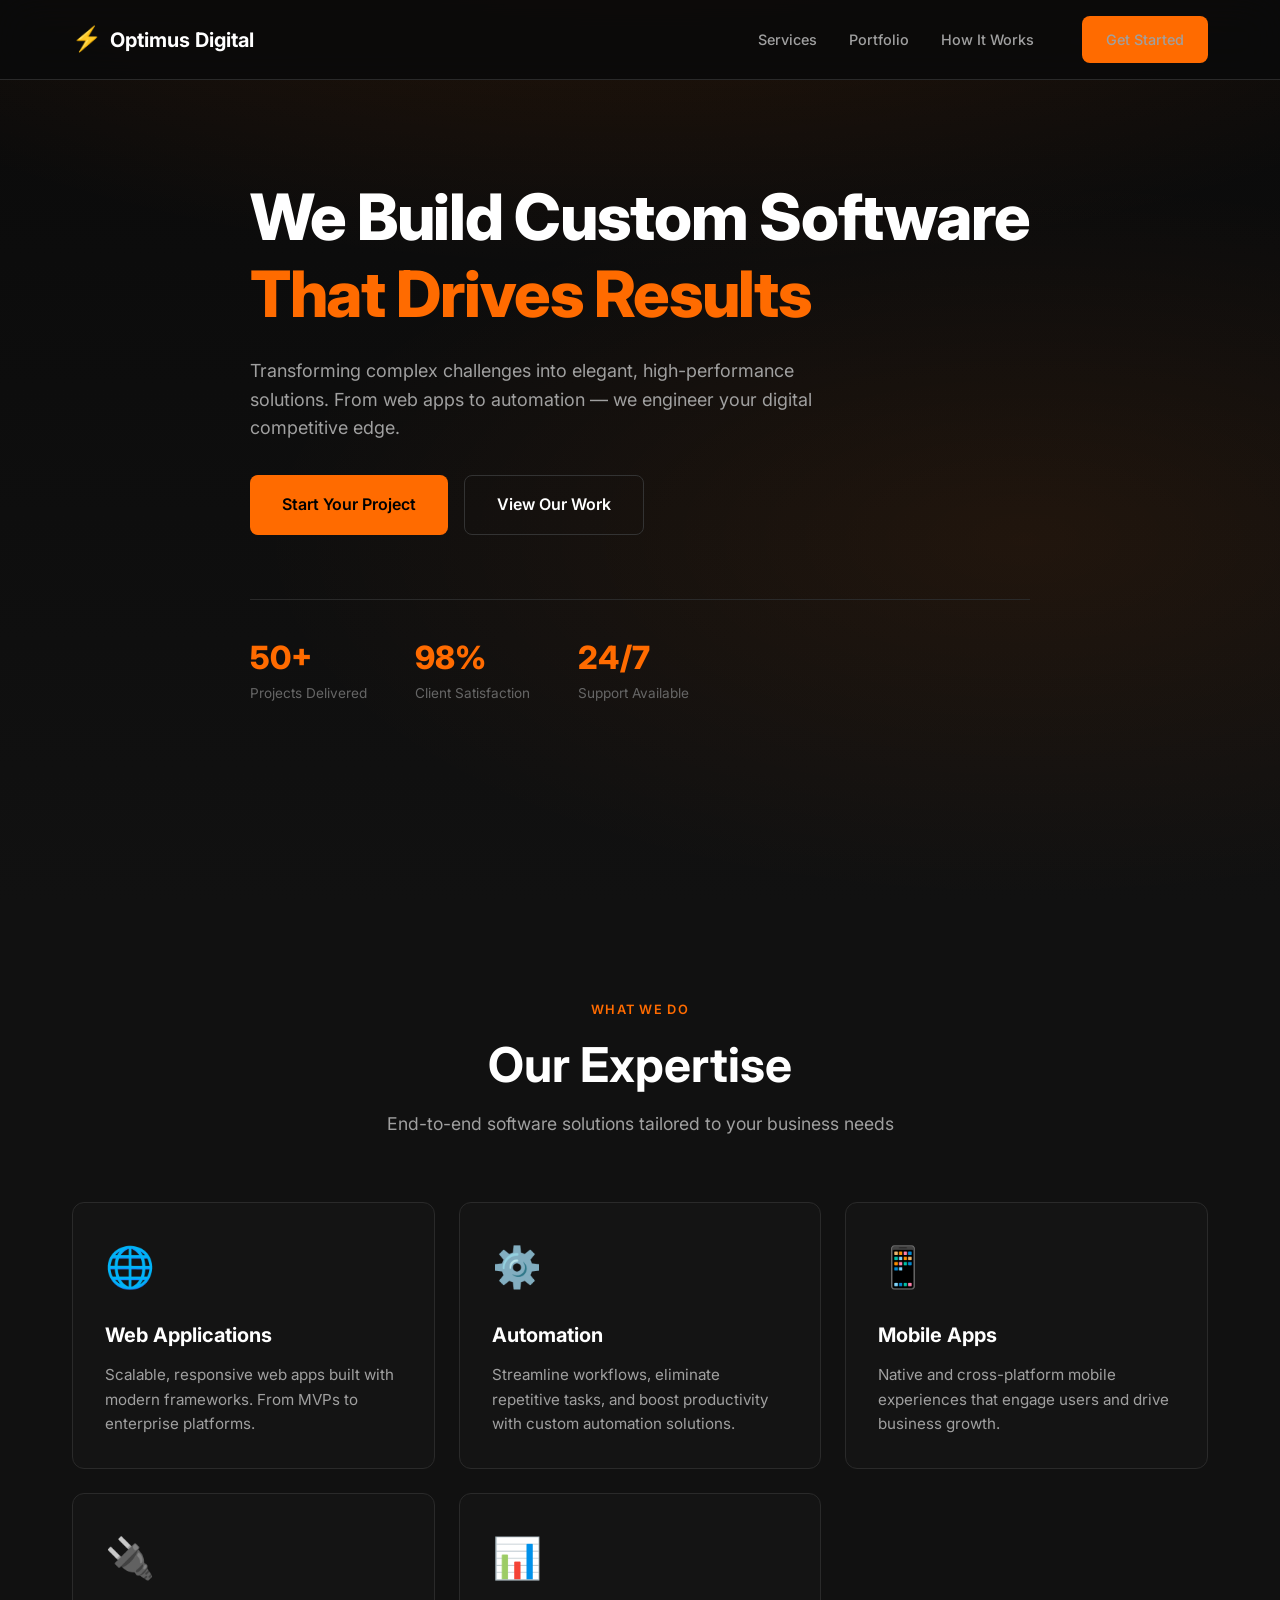
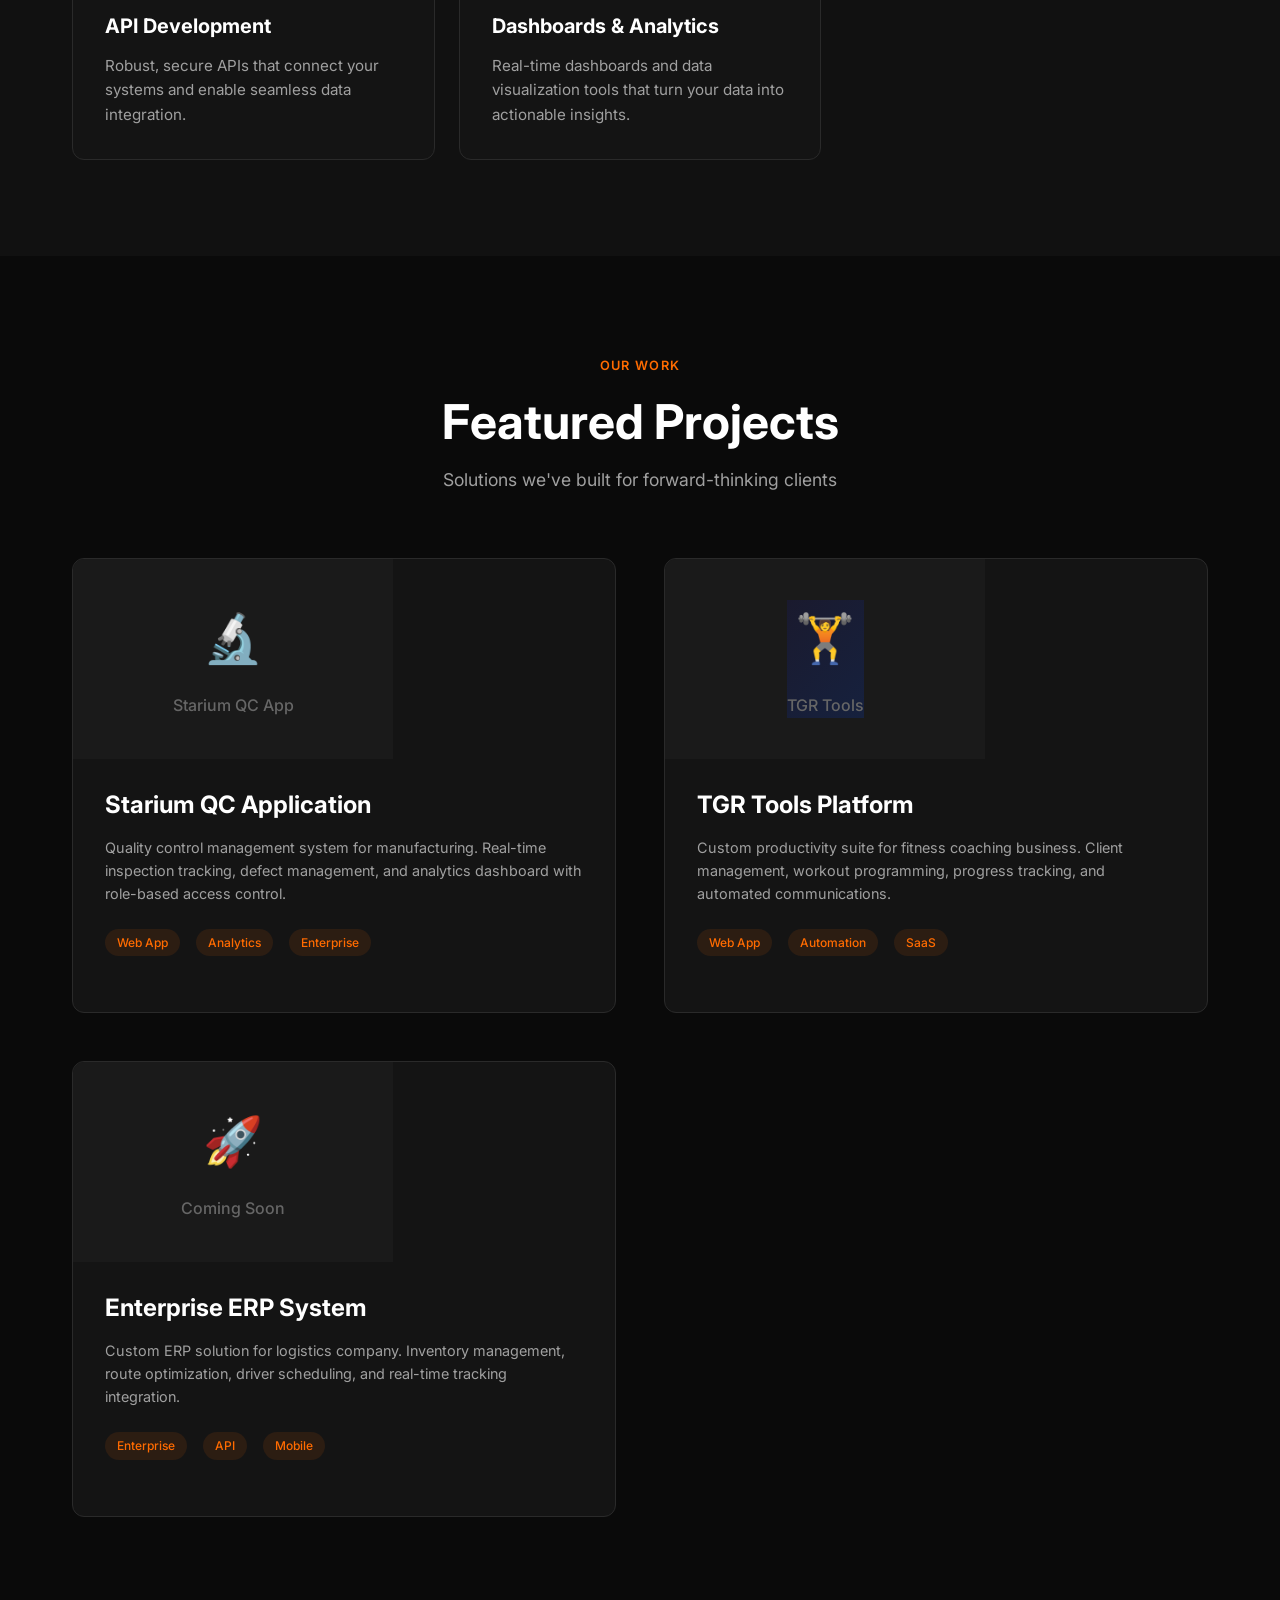
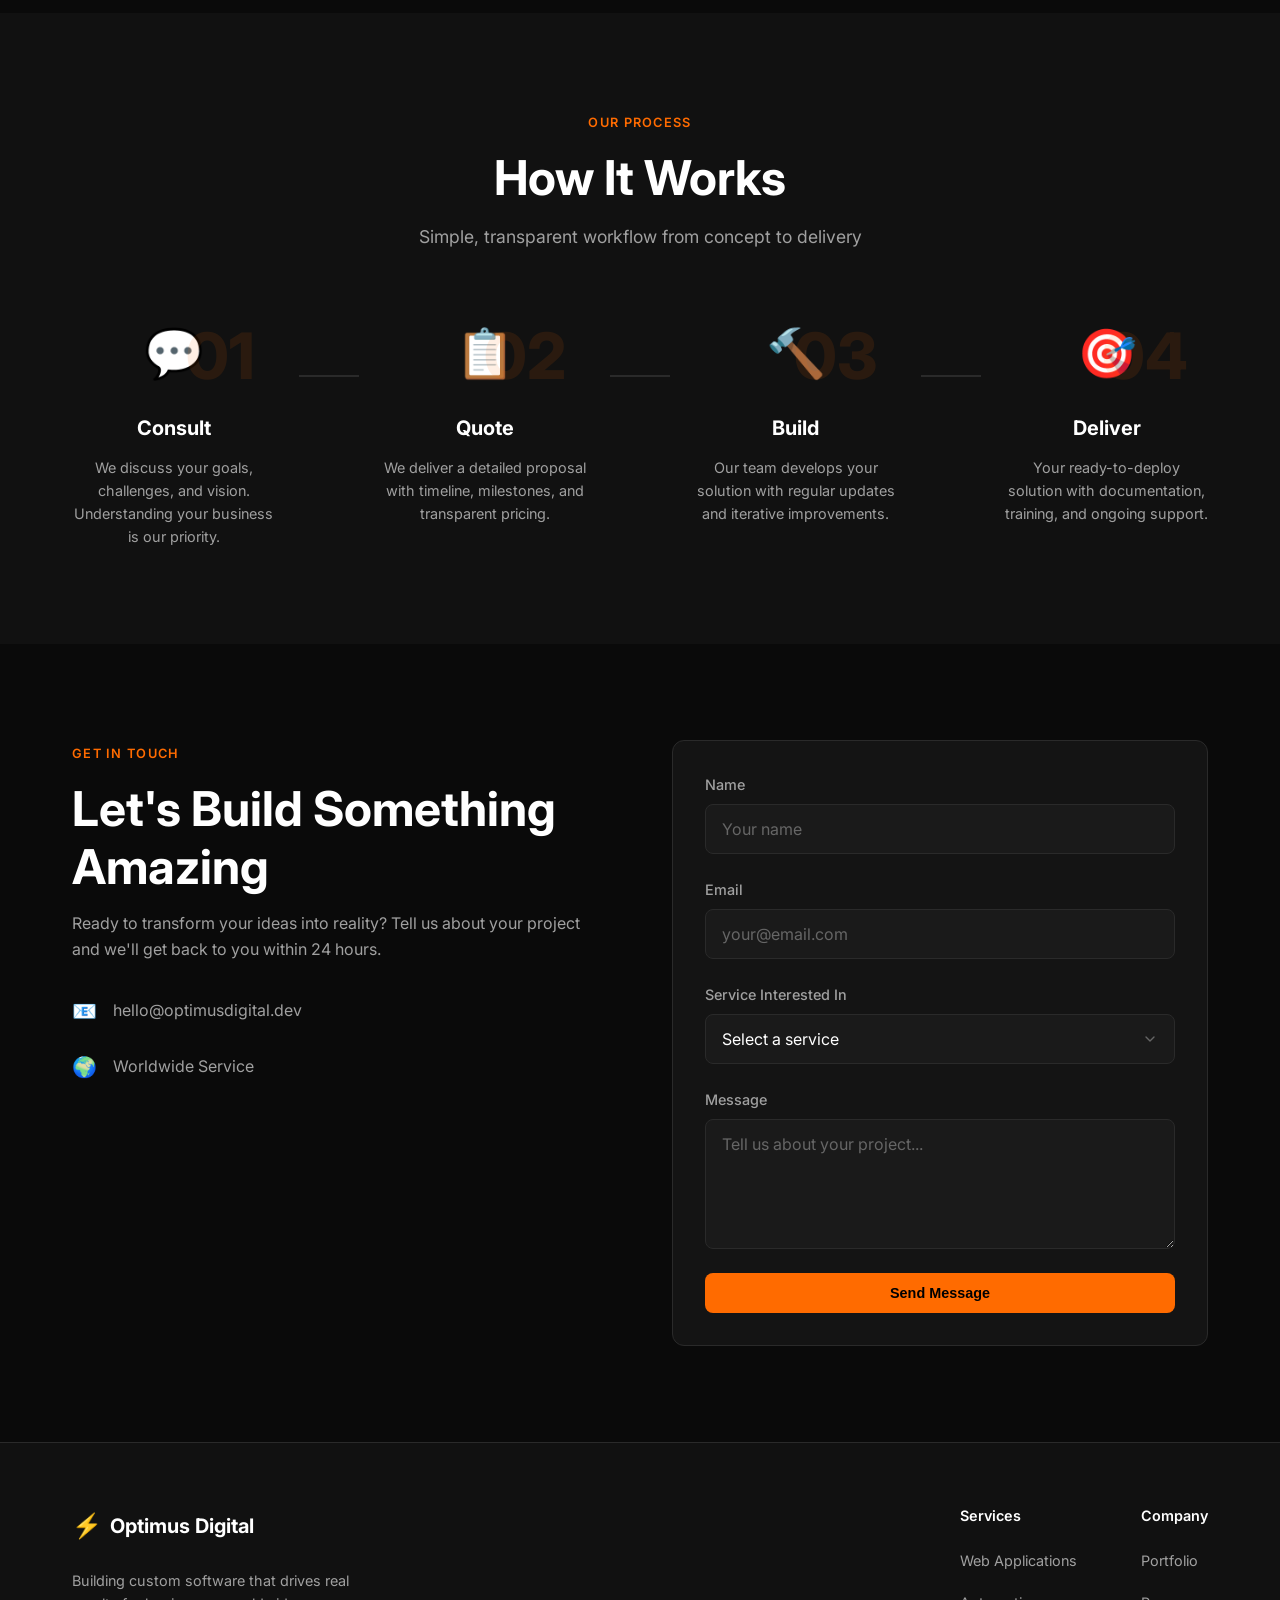
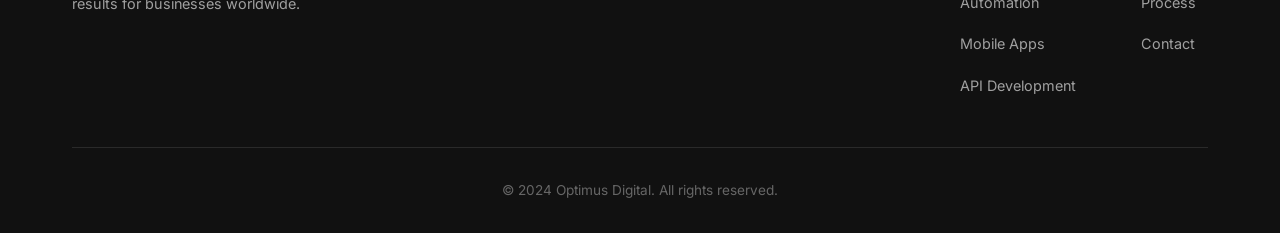
<file: index.html>
<!DOCTYPE html>
<html lang="en">
<head>
    <meta charset="UTF-8">
    <meta name="viewport" content="width=device-width, initial-scale=1.0">
    <title>Optimus Digital | Custom Software Solutions</title>
    <link rel="stylesheet" href="styles.css">
    <link rel="preconnect" href="https://fonts.googleapis.com">
    <link rel="preconnect" href="https://fonts.gstatic.com" crossorigin>
    <link href="https://fonts.googleapis.com/css2?family=Inter:wght@400;500;600;700;800&display=swap" rel="stylesheet">
</head>
<body>
    <!-- Navigation -->
    <nav class="navbar">
        <div class="container">
            <a href="#" class="logo">
                <span class="logo-icon">⚡</span>
                <span class="logo-text">Optimus Digital</span>
            </a>
            <ul class="nav-links">
                <li><a href="services.html">Services</a></li>
                <li><a href="portfolio.html">Portfolio</a></li>
                <li><a href="#process">How It Works</a></li>
                <li><a href="#contact" class="btn btn-primary">Get Started</a></li>
            </ul>
            <button class="mobile-menu-btn" aria-label="Toggle menu">
                <span></span>
                <span></span>
                <span></span>
            </button>
        </div>
    </nav>

    <!-- Hero Section -->
    <section class="hero">
        <div class="hero-bg"></div>
        <div class="container">
            <div class="hero-content">
                <h1 class="hero-title">
                    We Build Custom Software<br>
                    <span class="accent">That Drives Results</span>
                </h1>
                <p class="hero-subtitle">
                    Transforming complex challenges into elegant, high-performance solutions. 
                    From web apps to automation — we engineer your digital competitive edge.
                </p>
                <div class="hero-cta">
                    <a href="#contact" class="btn btn-primary btn-lg">Start Your Project</a>
                    <a href="#portfolio" class="btn btn-outline btn-lg">View Our Work</a>
                </div>
                <div class="hero-stats">
                    <div class="stat">
                        <span class="stat-number">50+</span>
                        <span class="stat-label">Projects Delivered</span>
                    </div>
                    <div class="stat">
                        <span class="stat-number">98%</span>
                        <span class="stat-label">Client Satisfaction</span>
                    </div>
                    <div class="stat">
                        <span class="stat-number">24/7</span>
                        <span class="stat-label">Support Available</span>
                    </div>
                </div>
            </div>
        </div>
    </section>

    <!-- Services Section -->
    <section id="services" class="services">
        <div class="container">
            <div class="section-header">
                <span class="section-tag">What We Do</span>
                <h2 class="section-title">Our Expertise</h2>
                <p class="section-subtitle">End-to-end software solutions tailored to your business needs</p>
            </div>
            <div class="services-grid">
                <div class="service-card">
                    <div class="service-icon">🌐</div>
                    <h3>Web Applications</h3>
                    <p>Scalable, responsive web apps built with modern frameworks. From MVPs to enterprise platforms.</p>
                </div>
                <div class="service-card">
                    <div class="service-icon">⚙️</div>
                    <h3>Automation</h3>
                    <p>Streamline workflows, eliminate repetitive tasks, and boost productivity with custom automation solutions.</p>
                </div>
                <div class="service-card">
                    <div class="service-icon">📱</div>
                    <h3>Mobile Apps</h3>
                    <p>Native and cross-platform mobile experiences that engage users and drive business growth.</p>
                </div>
                <div class="service-card">
                    <div class="service-icon">🔌</div>
                    <h3>API Development</h3>
                    <p>Robust, secure APIs that connect your systems and enable seamless data integration.</p>
                </div>
                <div class="service-card">
                    <div class="service-icon">📊</div>
                    <h3>Dashboards & Analytics</h3>
                    <p>Real-time dashboards and data visualization tools that turn your data into actionable insights.</p>
                </div>
            </div>
        </div>
    </section>

    <!-- Portfolio Section -->
    <section id="portfolio" class="portfolio">
        <div class="container">
            <div class="section-header">
                <span class="section-tag">Our Work</span>
                <h2 class="section-title">Featured Projects</h2>
                <p class="section-subtitle">Solutions we've built for forward-thinking clients</p>
            </div>
            <div class="portfolio-grid">
                <div class="portfolio-card">
                    <div class="portfolio-image">
                        <div class="portfolio-placeholder">
                            <span class="placeholder-icon">🔬</span>
                            <span class="placeholder-text">Starium QC App</span>
                        </div>
                    </div>
                    <div class="portfolio-content">
                        <h3>Starium QC Application</h3>
                        <p>Quality control management system for manufacturing. Real-time inspection tracking, defect management, and analytics dashboard with role-based access control.</p>
                        <div class="portfolio-tags">
                            <span class="tag">Web App</span>
                            <span class="tag">Analytics</span>
                            <span class="tag">Enterprise</span>
                        </div>
                    </div>
                </div>
                <div class="portfolio-card">
                    <div class="portfolio-image">
                        <div class="portfolio-placeholder tgr">
                            <span class="placeholder-icon">🏋️</span>
                            <span class="placeholder-text">TGR Tools</span>
                        </div>
                    </div>
                    <div class="portfolio-content">
                        <h3>TGR Tools Platform</h3>
                        <p>Custom productivity suite for fitness coaching business. Client management, workout programming, progress tracking, and automated communications.</p>
                        <div class="portfolio-tags">
                            <span class="tag">Web App</span>
                            <span class="tag">Automation</span>
                            <span class="tag">SaaS</span>
                        </div>
                    </div>
                </div>
                <div class="portfolio-card">
                    <div class="portfolio-image">
                        <div class="portfolio-placeholder">
                            <span class="placeholder-icon">🚀</span>
                            <span class="placeholder-text">Coming Soon</span>
                        </div>
                    </div>
                    <div class="portfolio-content">
                        <h3>Enterprise ERP System</h3>
                        <p>Custom ERP solution for logistics company. Inventory management, route optimization, driver scheduling, and real-time tracking integration.</p>
                        <div class="portfolio-tags">
                            <span class="tag">Enterprise</span>
                            <span class="tag">API</span>
                            <span class="tag">Mobile</span>
                        </div>
                    </div>
                </div>
            </div>
        </div>
    </section>

    <!-- How It Works Section -->
    <section id="process" class="process">
        <div class="container">
            <div class="section-header">
                <span class="section-tag">Our Process</span>
                <h2 class="section-title">How It Works</h2>
                <p class="section-subtitle">Simple, transparent workflow from concept to delivery</p>
            </div>
            <div class="process-steps">
                <div class="process-step">
                    <div class="step-number">01</div>
                    <div class="step-icon">💬</div>
                    <h3>Consult</h3>
                    <p>We discuss your goals, challenges, and vision. Understanding your business is our priority.</p>
                </div>
                <div class="process-connector"></div>
                <div class="process-step">
                    <div class="step-number">02</div>
                    <div class="step-icon">📋</div>
                    <h3>Quote</h3>
                    <p>We deliver a detailed proposal with timeline, milestones, and transparent pricing.</p>
                </div>
                <div class="process-connector"></div>
                <div class="process-step">
                    <div class="step-number">03</div>
                    <div class="step-icon">🔨</div>
                    <h3>Build</h3>
                    <p>Our team develops your solution with regular updates and iterative improvements.</p>
                </div>
                <div class="process-connector"></div>
                <div class="process-step">
                    <div class="step-number">04</div>
                    <div class="step-icon">🎯</div>
                    <h3>Deliver</h3>
                    <p>Your ready-to-deploy solution with documentation, training, and ongoing support.</p>
                </div>
            </div>
        </div>
    </section>

    <!-- Contact Section -->
    <section id="contact" class="contact">
        <div class="container">
            <div class="contact-wrapper">
                <div class="contact-info">
                    <span class="section-tag">Get In Touch</span>
                    <h2 class="section-title">Let's Build Something Amazing</h2>
                    <p>Ready to transform your ideas into reality? Tell us about your project and we'll get back to you within 24 hours.</p>
                    <div class="contact-details">
                        <div class="contact-item">
                            <span class="contact-icon">📧</span>
                            <span>hello@optimusdigital.dev</span>
                        </div>
                        <div class="contact-item">
                            <span class="contact-icon">🌍</span>
                            <span>Worldwide Service</span>
                        </div>
                    </div>
                </div>
                <div class="contact-form-wrapper">
                    <form id="contactForm" class="contact-form">
                        <div class="form-group">
                            <label for="name">Name</label>
                            <input type="text" id="name" name="name" required placeholder="Your name">
                        </div>
                        <div class="form-group">
                            <label for="email">Email</label>
                            <input type="email" id="email" name="email" required placeholder="your@email.com">
                        </div>
                        <div class="form-group">
                            <label for="service">Service Interested In</label>
                            <select id="service" name="service" required>
                                <option value="">Select a service</option>
                                <option value="web">Web Application</option>
                                <option value="automation">Automation</option>
                                <option value="mobile">Mobile App</option>
                                <option value="api">API Development</option>
                                <option value="dashboard">Dashboard/Analytics</option>
                                <option value="other">Other</option>
                            </select>
                        </div>
                        <div class="form-group">
                            <label for="message">Message</label>
                            <textarea id="message" name="message" rows="5" required placeholder="Tell us about your project..."></textarea>
                        </div>
                        <button type="submit" class="btn btn-primary btn-block">
                            <span class="btn-text">Send Message</span>
                            <span class="btn-loading">Sending...</span>
                        </button>
                        <div class="form-success" id="formSuccess">
                            <span class="success-icon">✓</span>
                            <span>Message sent successfully! We'll be in touch soon.</span>
                        </div>
                    </form>
                </div>
            </div>
        </div>
    </section>

    <!-- Footer -->
    <footer class="footer">
        <div class="container">
            <div class="footer-content">
                <div class="footer-brand">
                    <a href="#" class="logo">
                        <span class="logo-icon">⚡</span>
                        <span class="logo-text">Optimus Digital</span>
                    </a>
                    <p>Building custom software that drives real results for businesses worldwide.</p>
                </div>
                <div class="footer-links">
                    <div class="footer-column">
                        <h4>Services</h4>
                        <ul>
                            <li><a href="#services">Web Applications</a></li>
                            <li><a href="#services">Automation</a></li>
                            <li><a href="#services">Mobile Apps</a></li>
                            <li><a href="#services">API Development</a></li>
                        </ul>
                    </div>
                    <div class="footer-column">
                        <h4>Company</h4>
                        <ul>
                            <li><a href="#portfolio">Portfolio</a></li>
                            <li><a href="#process">Process</a></li>
                            <li><a href="#contact">Contact</a></li>
                        </ul>
                    </div>
                </div>
            </div>
            <div class="footer-bottom">
                <p>&copy; 2024 Optimus Digital. All rights reserved.</p>
            </div>
        </div>
    </footer>

    <script src="script.js"></script>
</body>
</html>
</file>
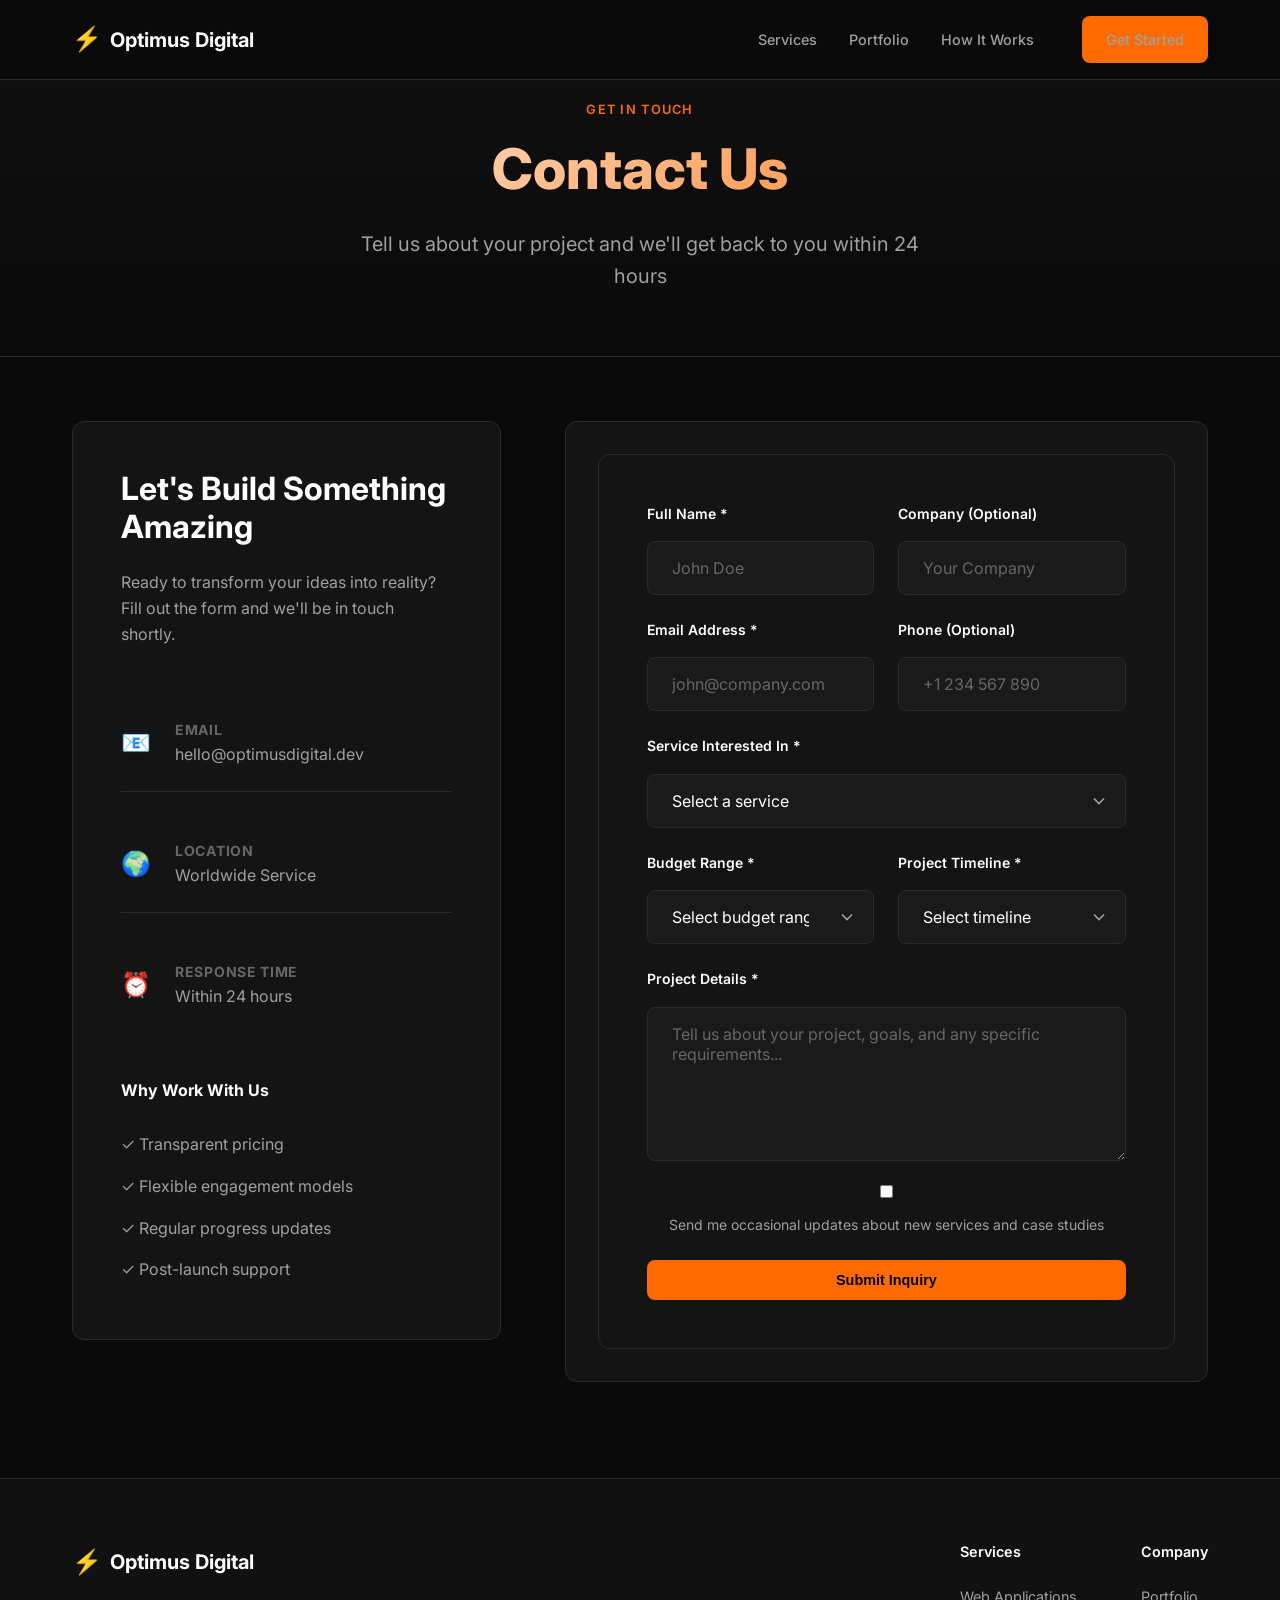
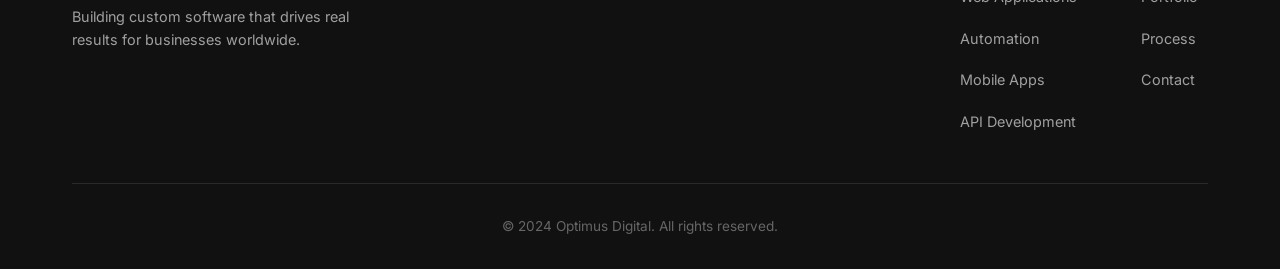
<file: contact.html>
<!DOCTYPE html>
<html lang="en">
<head>
    <meta charset="UTF-8">
    <meta name="viewport" content="width=device-width, initial-scale=1.0">
    <title>Contact | Optimus Digital</title>
    <link rel="stylesheet" href="styles.css">
    <link rel="preconnect" href="https://fonts.googleapis.com">
    <link rel="preconnect" href="https://fonts.gstatic.com" crossorigin>
    <link href="https://fonts.googleapis.com/css2?family=Inter:wght@400;500;600;700;800&display=swap" rel="stylesheet">
</head>
<body>
    <!-- Navigation -->
    <nav class="navbar">
        <div class="container">
            <a href="index.html" class="logo">
                <span class="logo-icon">⚡</span>
                <span class="logo-text">Optimus Digital</span>
            </a>
            <ul class="nav-links">
                <li><a href="services.html">Services</a></li>
                <li><a href="portfolio.html">Portfolio</a></li>
                <li><a href="index.html#process">How It Works</a></li>
                <li><a href="contact.html" class="btn btn-primary">Get Started</a></li>
            </ul>
            <button class="mobile-menu-btn" aria-label="Toggle menu">
                <span></span>
                <span></span>
                <span></span>
            </button>
        </div>
    </nav>

    <!-- Page Header -->
    <section class="page-header">
        <div class="container">
            <span class="section-tag">Get In Touch</span>
            <h1 class="page-title">Contact Us</h1>
            <p class="page-subtitle">Tell us about your project and we'll get back to you within 24 hours</p>
        </div>
    </section>

    <!-- Contact Section -->
    <section class="contact-page">
        <div class="container">
            <div class="contact-wrapper">
                <div class="contact-info">
                    <h2>Let's Build Something Amazing</h2>
                    <p>Ready to transform your ideas into reality? Fill out the form and we'll be in touch shortly.</p>
                    <div class="contact-details">
                        <div class="contact-item">
                            <span class="contact-icon">📧</span>
                            <div>
                                <strong>Email</strong>
                                <span>hello@optimusdigital.dev</span>
                            </div>
                        </div>
                        <div class="contact-item">
                            <span class="contact-icon">🌍</span>
                            <div>
                                <strong>Location</strong>
                                <span>Worldwide Service</span>
                            </div>
                        </div>
                        <div class="contact-item">
                            <span class="contact-icon">⏰</span>
                            <div>
                                <strong>Response Time</strong>
                                <span>Within 24 hours</span>
                            </div>
                        </div>
                    </div>
                    <div class="contact-benefits">
                        <h3>Why Work With Us</h3>
                        <ul>
                            <li>✓ Transparent pricing</li>
                            <li>✓ Flexible engagement models</li>
                            <li>✓ Regular progress updates</li>
                            <li>✓ Post-launch support</li>
                        </ul>
                    </div>
                </div>
                <div class="contact-form-wrapper">
                    <form id="inquiryForm" class="inquiry-form">
                        <div class="form-row">
                            <div class="form-group">
                                <label for="name">Full Name *</label>
                                <input type="text" id="name" name="name" required placeholder="John Doe">
                            </div>
                            <div class="form-group">
                                <label for="company">Company (Optional)</label>
                                <input type="text" id="company" name="company" placeholder="Your Company">
                            </div>
                        </div>
                        
                        <div class="form-row">
                            <div class="form-group">
                                <label for="email">Email Address *</label>
                                <input type="email" id="email" name="email" required placeholder="john@company.com">
                            </div>
                            <div class="form-group">
                                <label for="phone">Phone (Optional)</label>
                                <input type="tel" id="phone" name="phone" placeholder="+1 234 567 890">
                            </div>
                        </div>

                        <div class="form-group">
                            <label for="service">Service Interested In *</label>
                            <select id="service" name="service" required>
                                <option value="">Select a service</option>
                                <option value="web">Web Application Development</option>
                                <option value="automation">Automation & Workflows</option>
                                <option value="mobile">Mobile App (iOS/Android)</option>
                                <option value="api">API Development & Integration</option>
                                <option value="dashboard">Dashboards & Analytics</option>
                                <option value="other">Other / Not Sure</option>
                            </select>
                        </div>

                        <div class="form-row">
                            <div class="form-group">
                                <label for="budget">Budget Range *</label>
                                <select id="budget" name="budget" required>
                                    <option value="">Select budget range</option>
                                    <option value="1k-3k">$1,000 - $3,000</option>
                                    <option value="3k-5k">$3,000 - $5,000</option>
                                    <option value="5k-10k">$5,000 - $10,000</option>
                                    <option value="10k-25k">$10,000 - $25,000</option>
                                    <option value="25k-50k">$25,000 - $50,000</option>
                                    <option value="50k+">$50,000+</option>
                                    <option value="not-sure">Not sure yet</option>
                                </select>
                            </div>
                            <div class="form-group">
                                <label for="timeline">Project Timeline *</label>
                                <select id="timeline" name="timeline" required>
                                    <option value="">Select timeline</option>
                                    <option value="asap">ASAP (Urgent)</option>
                                    <option value="1month">Within 1 month</option>
                                    <option value="1-3months">1-3 months</option>
                                    <option value="3-6months">3-6 months</option>
                                    <option value="6months+">6+ months</option>
                                    <option value="flexible">Flexible / Research phase</option>
                                </select>
                            </div>
                        </div>

                        <div class="form-group">
                            <label for="message">Project Details *</label>
                            <textarea id="message" name="message" rows="6" required placeholder="Tell us about your project, goals, and any specific requirements..."></textarea>
                        </div>

                        <div class="form-group checkbox-group">
                            <input type="checkbox" id="newsletter" name="newsletter">
                            <label for="newsletter">Send me occasional updates about new services and case studies</label>
                        </div>

                        <button type="submit" class="btn btn-primary btn-block">
                            <span class="btn-text">Submit Inquiry</span>
                            <span class="btn-loading">Sending...</span>
                        </button>
                        
                        <div class="form-success" id="formSuccess">
                            <span class="success-icon">✓</span>
                            <div class="success-text">
                                <strong>Inquiry Submitted Successfully!</strong>
                                <span>We'll be in touch within 24 hours. Check your email for confirmation.</span>
                            </div>
                        </div>
                        
                        <div class="form-error" id="formError">
                            <span class="error-icon">⚠</span>
                            <span>Something went wrong. Please try again or email us directly.</span>
                        </div>
                    </form>
                </div>
            </div>
        </div>
    </section>

    <!-- Footer -->
    <footer class="footer">
        <div class="container">
            <div class="footer-content">
                <div class="footer-brand">
                    <a href="index.html" class="logo">
                        <span class="logo-icon">⚡</span>
                        <span class="logo-text">Optimus Digital</span>
                    </a>
                    <p>Building custom software that drives real results for businesses worldwide.</p>
                </div>
                <div class="footer-links">
                    <div class="footer-column">
                        <h4>Services</h4>
                        <ul>
                            <li><a href="services.html">Web Applications</a></li>
                            <li><a href="services.html">Automation</a></li>
                            <li><a href="services.html">Mobile Apps</a></li>
                            <li><a href="services.html">API Development</a></li>
                        </ul>
                    </div>
                    <div class="footer-column">
                        <h4>Company</h4>
                        <ul>
                            <li><a href="portfolio.html">Portfolio</a></li>
                            <li><a href="index.html#process">Process</a></li>
                            <li><a href="contact.html">Contact</a></li>
                        </ul>
                    </div>
                </div>
            </div>
            <div class="footer-bottom">
                <p>&copy; 2024 Optimus Digital. All rights reserved.</p>
            </div>
        </div>
    </footer>

    <script src="script.js"></script>
    <script>
        // Handle URL params for pre-selected service
        document.addEventListener('DOMContentLoaded', function() {
            const params = new URLSearchParams(window.location.search);
            const service = params.get('service');
            if (service) {
                const select = document.getElementById('service');
                if (select) select.value = service;
            }
        });

        // Handle form submission
        document.getElementById('inquiryForm').addEventListener('submit', async function(e) {
            e.preventDefault();
            
            const btn = this.querySelector('button[type="submit"]');
            const btnText = btn.querySelector('.btn-text');
            const btnLoading = btn.querySelector('.btn-loading');
            const formSuccess = document.getElementById('formSuccess');
            const formError = document.getElementById('formError');
            
            // Show loading state
            btn.disabled = true;
            btnText.style.display = 'none';
            btnLoading.style.display = 'inline';
            formSuccess.style.display = 'none';
            formError.style.display = 'none';
            
            // Collect form data
            const formData = {
                name: document.getElementById('name').value,
                company: document.getElementById('company').value,
                email: document.getElementById('email').value,
                phone: document.getElementById('phone').value,
                service: document.getElementById('service').value,
                budget: document.getElementById('budget').value,
                timeline: document.getElementById('timeline').value,
                message: document.getElementById('message').value,
                newsletter: document.getElementById('newsletter').checked,
                submittedAt: new Date().toISOString()
            };
            
            try {
                // Save lead to JSON file via API endpoint
                const response = await fetch('/api/leads', {
                    method: 'POST',
                    headers: { 'Content-Type': 'application/json' },
                    body: JSON.stringify(formData)
                });
                
                if (response.ok || response.status === 201) {
                    formSuccess.style.display = 'flex';
                    this.reset();
                } else {
                    throw new Error('Failed to save lead');
                }
            } catch (error) {
                // For demo: store in localStorage as fallback
                console.log('API not available, storing locally');
                const leads = JSON.parse(localStorage.getItem('agency_leads') || '[]');
                leads.push(formData);
                localStorage.setItem('agency_leads', JSON.stringify(leads));
                formSuccess.style.display = 'flex';
                this.reset();
            } finally {
                btn.disabled = false;
                btnText.style.display = 'inline';
                btnLoading.style.display = 'none';
            }
        });
    </script>
</body>
</html>
</file>
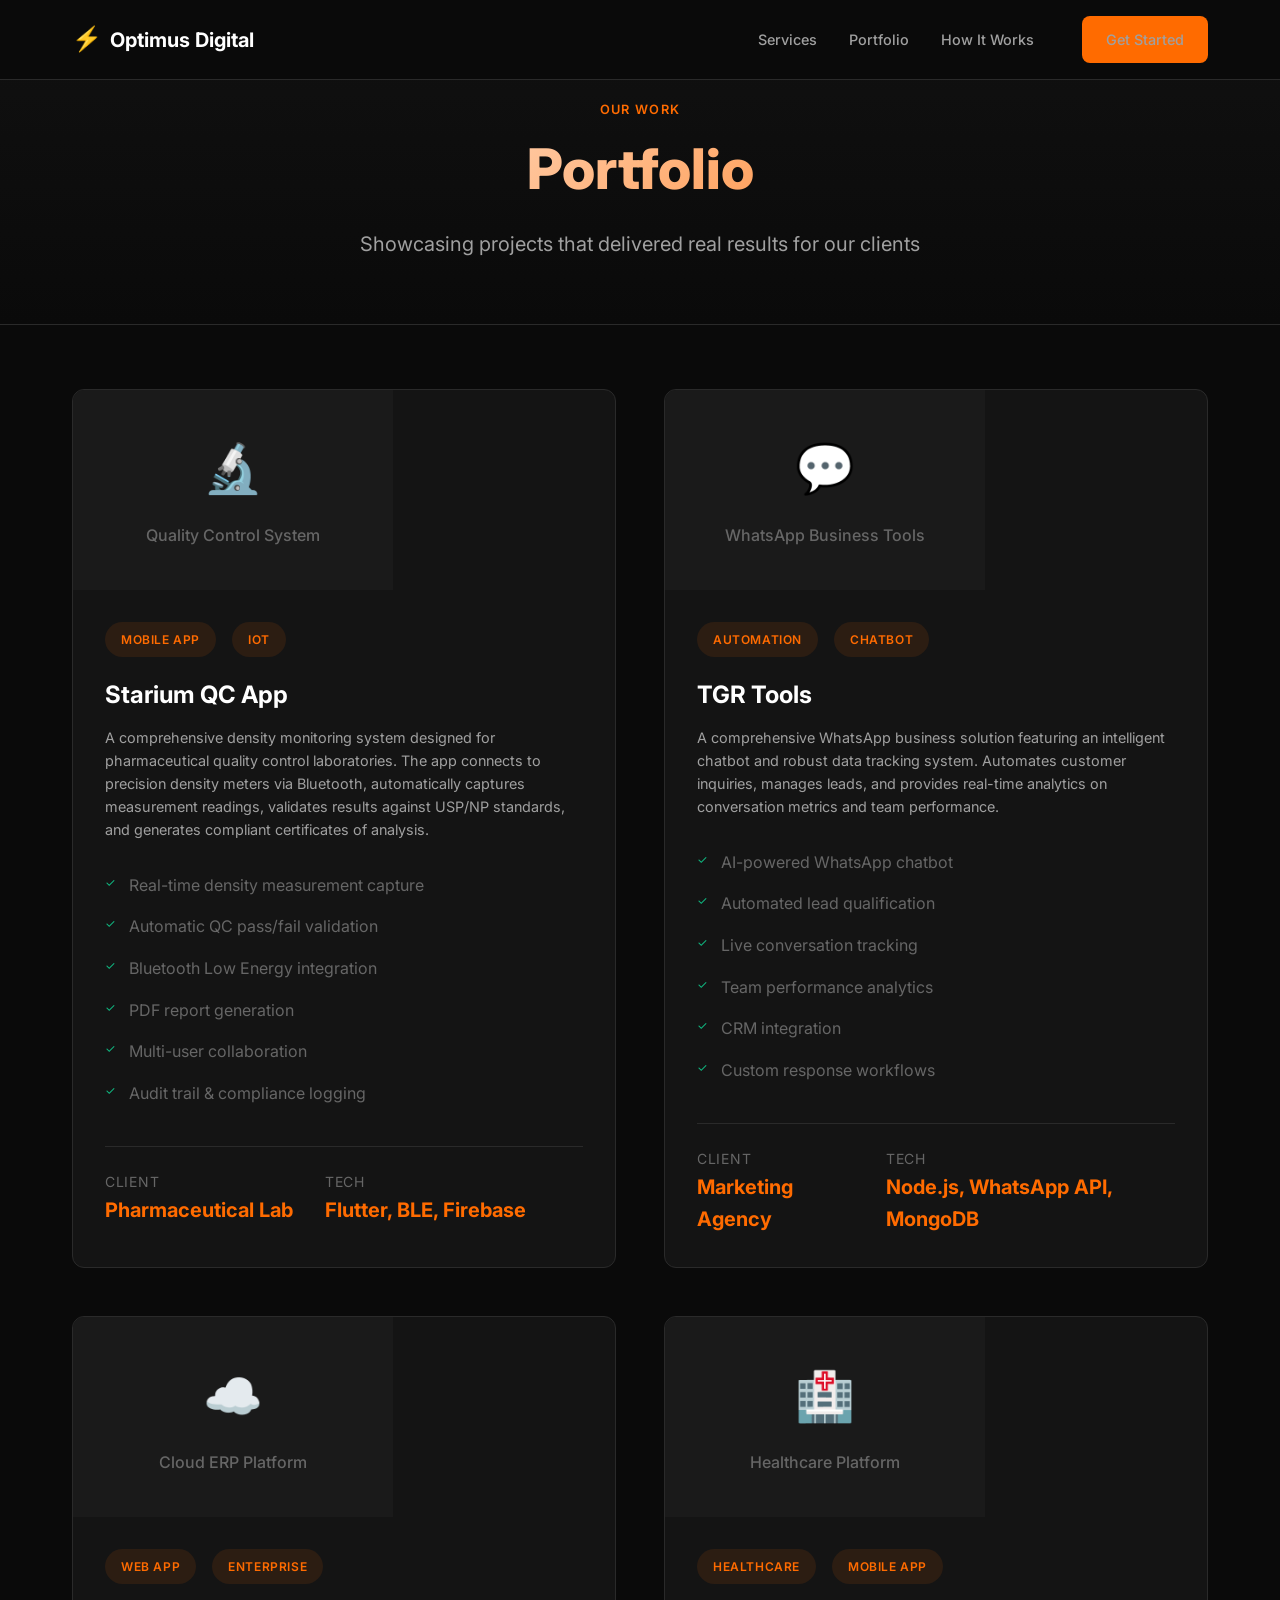
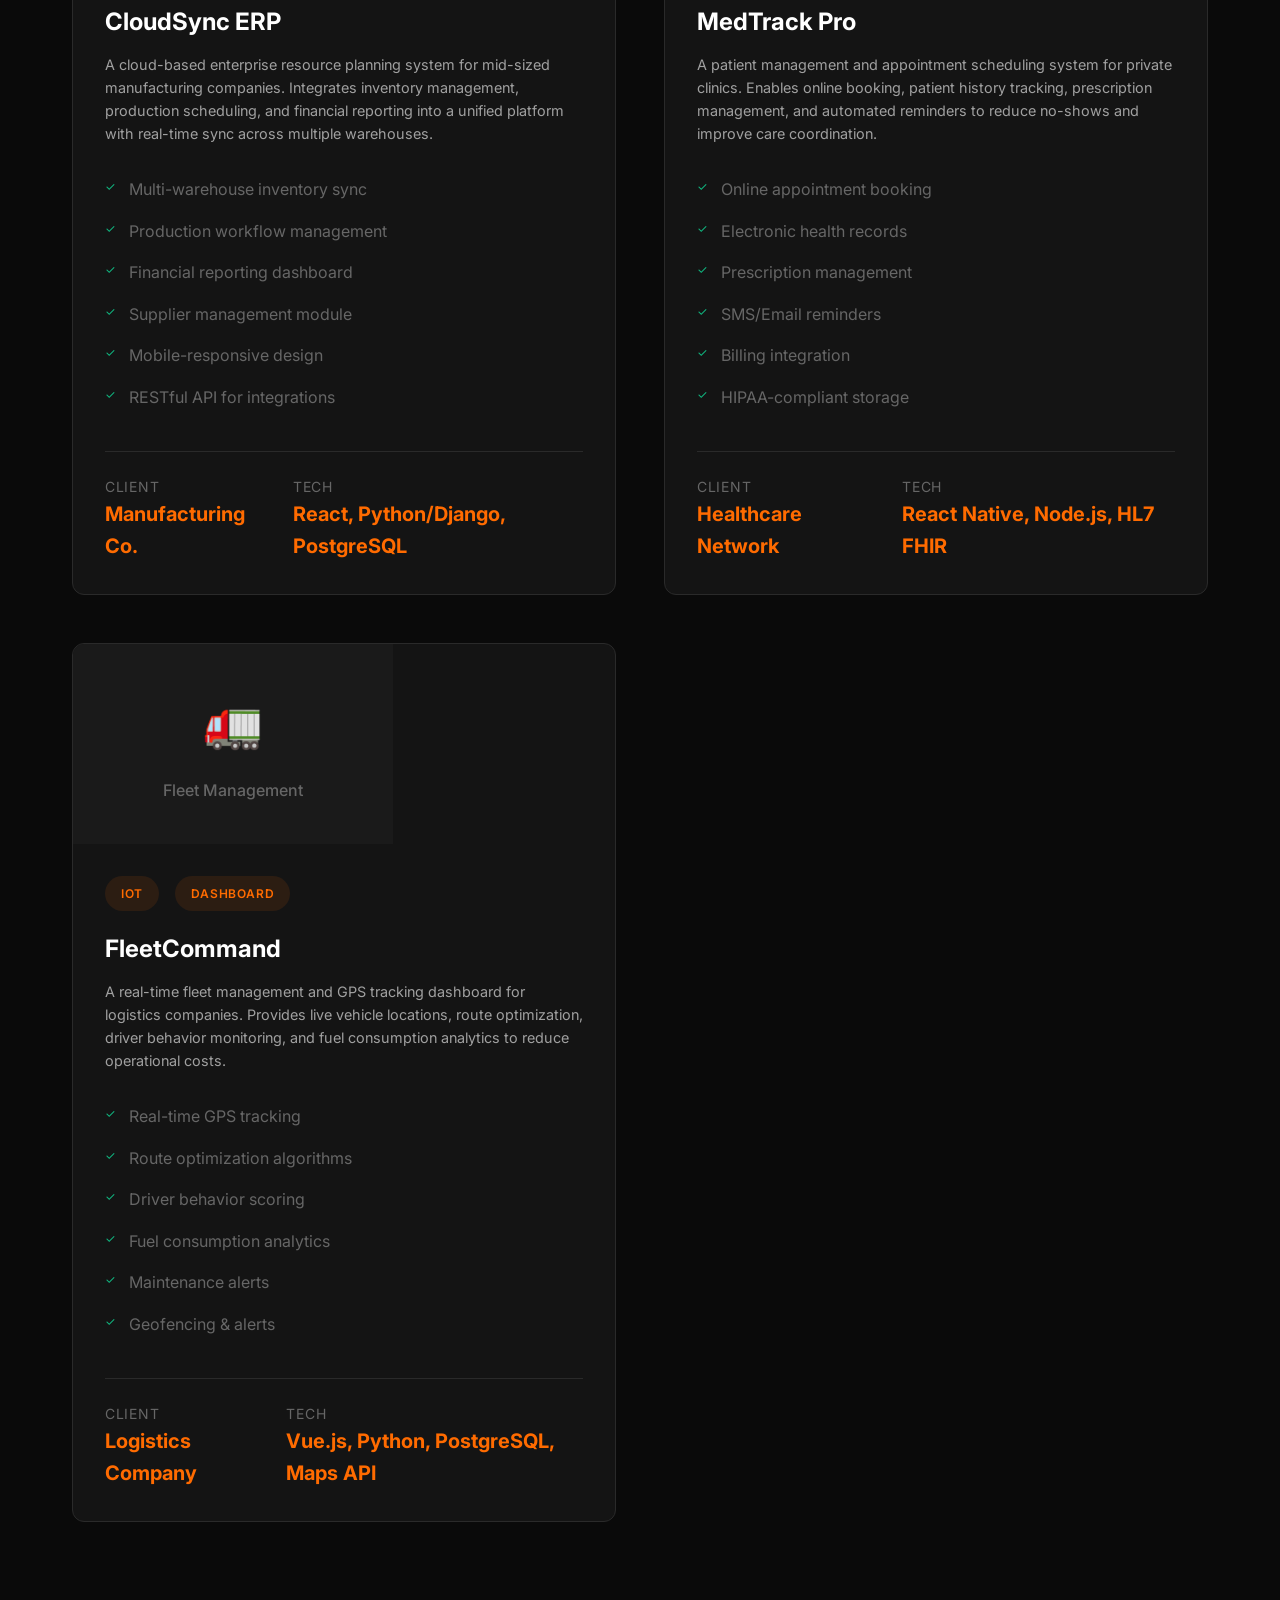
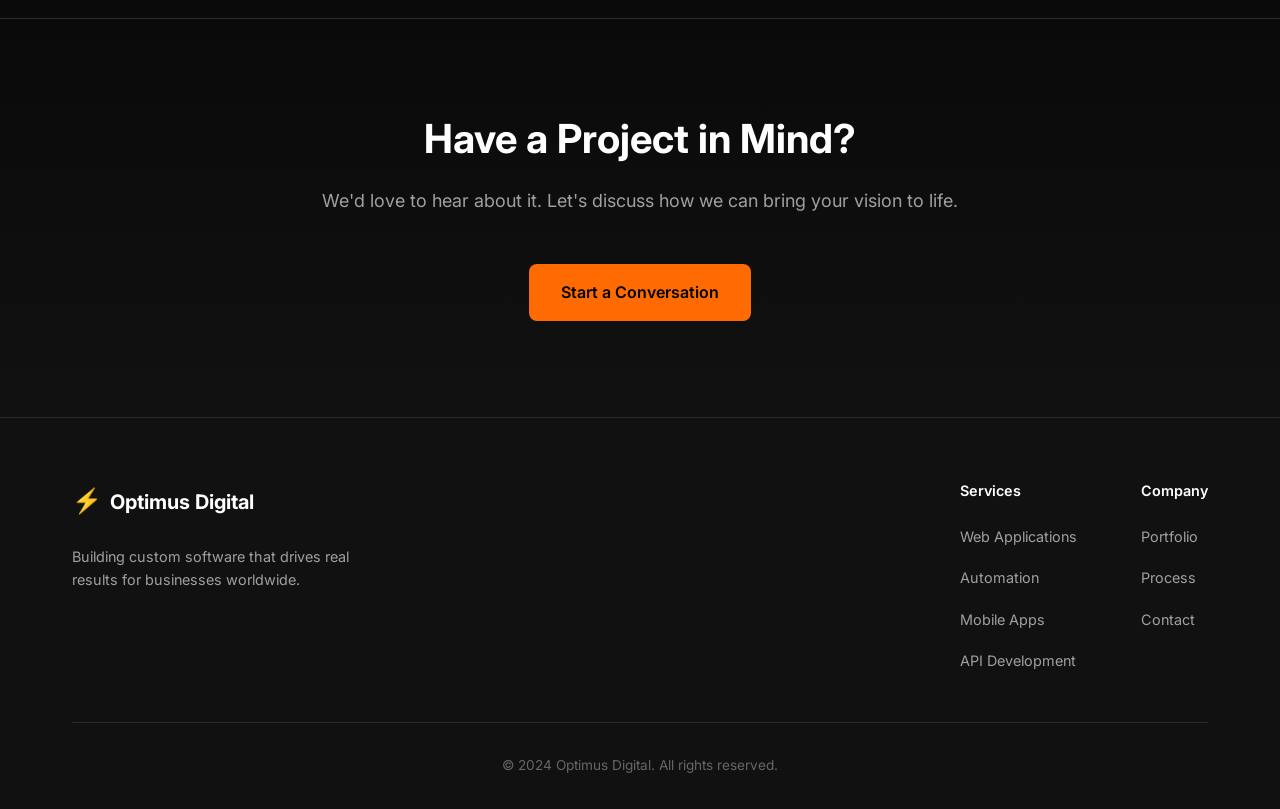
<file: portfolio.html>
<!DOCTYPE html>
<html lang="en">
<head>
    <meta charset="UTF-8">
    <meta name="viewport" content="width=device-width, initial-scale=1.0">
    <title>Portfolio | Optimus Digital</title>
    <link rel="stylesheet" href="styles.css">
    <link rel="preconnect" href="https://fonts.googleapis.com">
    <link rel="preconnect" href="https://fonts.gstatic.com" crossorigin>
    <link href="https://fonts.googleapis.com/css2?family=Inter:wght@400;500;600;700;800&display=swap" rel="stylesheet">
</head>
<body>
    <!-- Navigation -->
    <nav class="navbar">
        <div class="container">
            <a href="index.html" class="logo">
                <span class="logo-icon">⚡</span>
                <span class="logo-text">Optimus Digital</span>
            </a>
            <ul class="nav-links">
                <li><a href="services.html">Services</a></li>
                <li><a href="portfolio.html">Portfolio</a></li>
                <li><a href="index.html#process">How It Works</a></li>
                <li><a href="contact.html" class="btn btn-primary">Get Started</a></li>
            </ul>
            <button class="mobile-menu-btn" aria-label="Toggle menu">
                <span></span>
                <span></span>
                <span></span>
            </button>
        </div>
    </nav>

    <!-- Page Header -->
    <section class="page-header">
        <div class="container">
            <span class="section-tag">Our Work</span>
            <h1 class="page-title">Portfolio</h1>
            <p class="page-subtitle">Showcasing projects that delivered real results for our clients</p>
        </div>
    </section>

    <!-- Portfolio Grid -->
    <section class="portfolio-section">
        <div class="container">
            <div class="portfolio-grid">
                
                <!-- Starium QC App -->
                <article class="portfolio-card">
                    <div class="portfolio-image">
                        <div class="portfolio-placeholder">
                            <span class="placeholder-icon">🔬</span>
                            <span class="placeholder-text">Quality Control System</span>
                        </div>
                    </div>
                    <div class="portfolio-content">
                        <div class="portfolio-tags">
                            <span class="portfolio-tag">Mobile App</span>
                            <span class="portfolio-tag">IoT</span>
                        </div>
                        <h3>Starium QC App</h3>
                        <p class="portfolio-description">
                            A comprehensive density monitoring system designed for pharmaceutical quality control laboratories. 
                            The app connects to precision density meters via Bluetooth, automatically captures measurement readings, 
                            validates results against USP/NP standards, and generates compliant certificates of analysis.
                        </p>
                        <ul class="portfolio-features">
                            <li>Real-time density measurement capture</li>
                            <li>Automatic QC pass/fail validation</li>
                            <li>Bluetooth Low Energy integration</li>
                            <li>PDF report generation</li>
                            <li>Multi-user collaboration</li>
                            <li>Audit trail & compliance logging</li>
                        </ul>
                        <div class="portfolio-meta">
                            <div class="meta-item">
                                <span class="meta-label">Client</span>
                                <span class="meta-value">Pharmaceutical Lab</span>
                            </div>
                            <div class="meta-item">
                                <span class="meta-label">Tech</span>
                                <span class="meta-value">Flutter, BLE, Firebase</span>
                            </div>
                        </div>
                    </div>
                </article>

                <!-- TGR Tools -->
                <article class="portfolio-card">
                    <div class="portfolio-image">
                        <div class="portfolio-placeholder">
                            <span class="placeholder-icon">💬</span>
                            <span class="placeholder-text">WhatsApp Business Tools</span>
                        </div>
                    </div>
                    <div class="portfolio-content">
                        <div class="portfolio-tags">
                            <span class="portfolio-tag">Automation</span>
                            <span class="portfolio-tag">Chatbot</span>
                        </div>
                        <h3>TGR Tools</h3>
                        <p class="portfolio-description">
                            A comprehensive WhatsApp business solution featuring an intelligent chatbot and robust data tracking system. 
                            Automates customer inquiries, manages leads, and provides real-time analytics on conversation metrics 
                            and team performance.
                        </p>
                        <ul class="portfolio-features">
                            <li>AI-powered WhatsApp chatbot</li>
                            <li>Automated lead qualification</li>
                            <li>Live conversation tracking</li>
                            <li>Team performance analytics</li>
                            <li>CRM integration</li>
                            <li>Custom response workflows</li>
                        </ul>
                        <div class="portfolio-meta">
                            <div class="meta-item">
                                <span class="meta-label">Client</span>
                                <span class="meta-value">Marketing Agency</span>
                            </div>
                            <div class="meta-item">
                                <span class="meta-label">Tech</span>
                                <span class="meta-value">Node.js, WhatsApp API, MongoDB</span>
                            </div>
                        </div>
                    </div>
                </article>

                <!-- CloudSync ERP -->
                <article class="portfolio-card">
                    <div class="portfolio-image">
                        <div class="portfolio-placeholder">
                            <span class="placeholder-icon">☁️</span>
                            <span class="placeholder-text">Cloud ERP Platform</span>
                        </div>
                    </div>
                    <div class="portfolio-content">
                        <div class="portfolio-tags">
                            <span class="portfolio-tag">Web App</span>
                            <span class="portfolio-tag">Enterprise</span>
                        </div>
                        <h3>CloudSync ERP</h3>
                        <p class="portfolio-description">
                            A cloud-based enterprise resource planning system for mid-sized manufacturing companies. 
                            Integrates inventory management, production scheduling, and financial reporting into a 
                            unified platform with real-time sync across multiple warehouses.
                        </p>
                        <ul class="portfolio-features">
                            <li>Multi-warehouse inventory sync</li>
                            <li>Production workflow management</li>
                            <li>Financial reporting dashboard</li>
                            <li>Supplier management module</li>
                            <li>Mobile-responsive design</li>
                            <li>RESTful API for integrations</li>
                        </ul>
                        <div class="portfolio-meta">
                            <div class="meta-item">
                                <span class="meta-label">Client</span>
                                <span class="meta-value">Manufacturing Co.</span>
                            </div>
                            <div class="meta-item">
                                <span class="meta-label">Tech</span>
                                <span class="meta-value">React, Python/Django, PostgreSQL</span>
                            </div>
                        </div>
                    </div>
                </article>

                <!-- MedTrack Pro -->
                <article class="portfolio-card">
                    <div class="portfolio-image">
                        <div class="portfolio-placeholder">
                            <span class="placeholder-icon">🏥</span>
                            <span class="placeholder-text">Healthcare Platform</span>
                        </div>
                    </div>
                    <div class="portfolio-content">
                        <div class="portfolio-tags">
                            <span class="portfolio-tag">Healthcare</span>
                            <span class="portfolio-tag">Mobile App</span>
                        </div>
                        <h3>MedTrack Pro</h3>
                        <p class="portfolio-description">
                            A patient management and appointment scheduling system for private clinics. Enables online booking, 
                            patient history tracking, prescription management, and automated reminders to reduce no-shows 
                            and improve care coordination.
                        </p>
                        <ul class="portfolio-features">
                            <li>Online appointment booking</li>
                            <li>Electronic health records</li>
                            <li>Prescription management</li>
                            <li>SMS/Email reminders</li>
                            <li>Billing integration</li>
                            <li>HIPAA-compliant storage</li>
                        </ul>
                        <div class="portfolio-meta">
                            <div class="meta-item">
                                <span class="meta-label">Client</span>
                                <span class="meta-value">Healthcare Network</span>
                            </div>
                            <div class="meta-item">
                                <span class="meta-label">Tech</span>
                                <span class="meta-value">React Native, Node.js, HL7 FHIR</span>
                            </div>
                        </div>
                    </div>
                </article>

                <!-- FleetCommand -->
                <article class="portfolio-card">
                    <div class="portfolio-image">
                        <div class="portfolio-placeholder">
                            <span class="placeholder-icon">🚛</span>
                            <span class="placeholder-text">Fleet Management</span>
                        </div>
                    </div>
                    <div class="portfolio-content">
                        <div class="portfolio-tags">
                            <span class="portfolio-tag">IoT</span>
                            <span class="portfolio-tag">Dashboard</span>
                        </div>
                        <h3>FleetCommand</h3>
                        <p class="portfolio-description">
                            A real-time fleet management and GPS tracking dashboard for logistics companies. Provides 
                            live vehicle locations, route optimization, driver behavior monitoring, and fuel consumption 
                            analytics to reduce operational costs.
                        </p>
                        <ul class="portfolio-features">
                            <li>Real-time GPS tracking</li>
                            <li>Route optimization algorithms</li>
                            <li>Driver behavior scoring</li>
                            <li>Fuel consumption analytics</li>
                            <li>Maintenance alerts</li>
                            <li>Geofencing & alerts</li>
                        </ul>
                        <div class="portfolio-meta">
                            <div class="meta-item">
                                <span class="meta-label">Client</span>
                                <span class="meta-value">Logistics Company</span>
                            </div>
                            <div class="meta-item">
                                <span class="meta-label">Tech</span>
                                <span class="meta-value">Vue.js, Python, PostgreSQL, Maps API</span>
                            </div>
                        </div>
                    </div>
                </article>

            </div>
        </div>
    </section>

    <!-- CTA Section -->
    <section class="cta-section">
        <div class="container">
            <div class="cta-content">
                <h2>Have a Project in Mind?</h2>
                <p> We'd love to hear about it. Let's discuss how we can bring your vision to life.</p>
                <a href="contact.html" class="btn btn-primary btn-lg">Start a Conversation</a>
            </div>
        </div>
    </section>

    <!-- Footer -->
    <footer class="footer">
        <div class="container">
            <div class="footer-content">
                <div class="footer-brand">
                    <a href="index.html" class="logo">
                        <span class="logo-icon">⚡</span>
                        <span class="logo-text">Optimus Digital</span>
                    </a>
                    <p>Building custom software that drives real results for businesses worldwide.</p>
                </div>
                <div class="footer-links">
                    <div class="footer-column">
                        <h4>Services</h4>
                        <ul>
                            <li><a href="services.html">Web Applications</a></li>
                            <li><a href="services.html">Automation</a></li>
                            <li><a href="services.html">Mobile Apps</a></li>
                            <li><a href="services.html">API Development</a></li>
                        </ul>
                    </div>
                    <div class="footer-column">
                        <h4>Company</h4>
                        <ul>
                            <li><a href="portfolio.html">Portfolio</a></li>
                            <li><a href="index.html#process">Process</a></li>
                            <li><a href="contact.html">Contact</a></li>
                        </ul>
                    </div>
                </div>
            </div>
            <div class="footer-bottom">
                <p>&copy; 2024 Optimus Digital. All rights reserved.</p>
            </div>
        </div>
    </footer>

    <script src="script.js"></script>
</body>
</html>
</file>
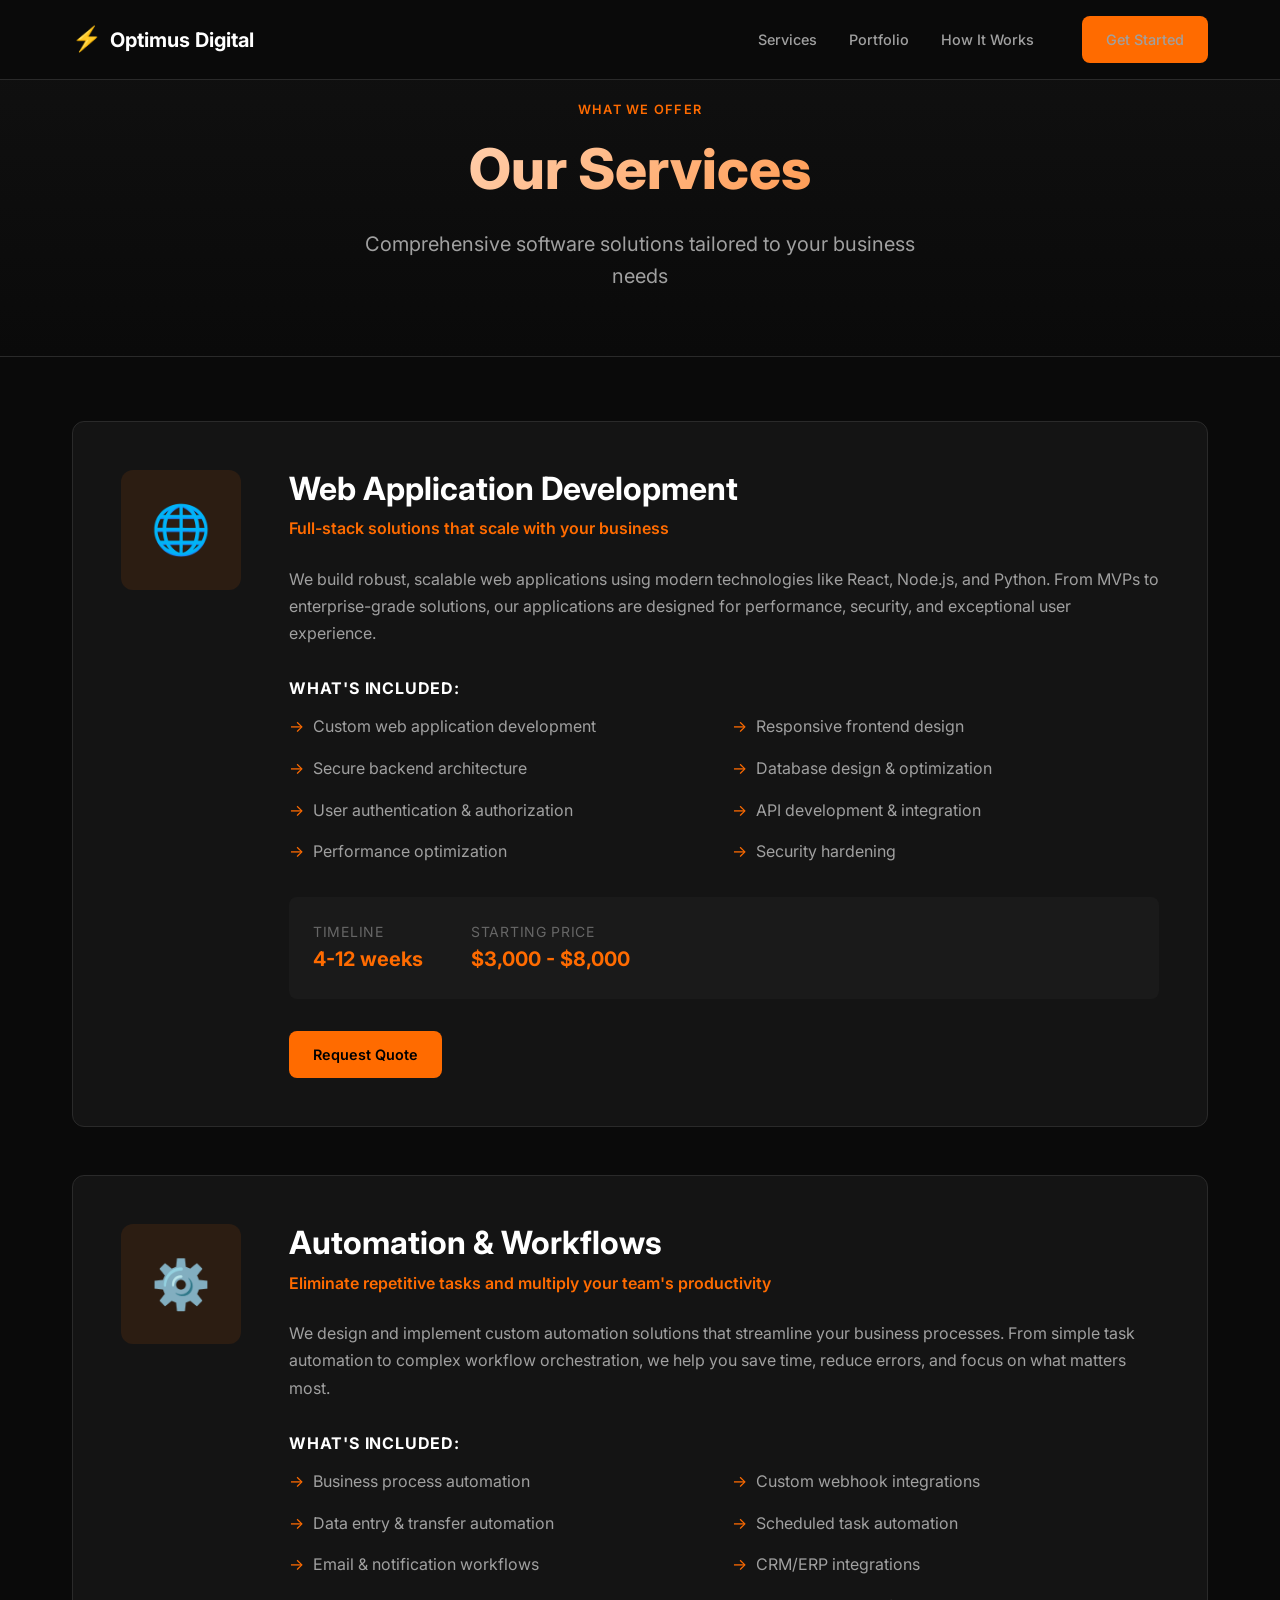
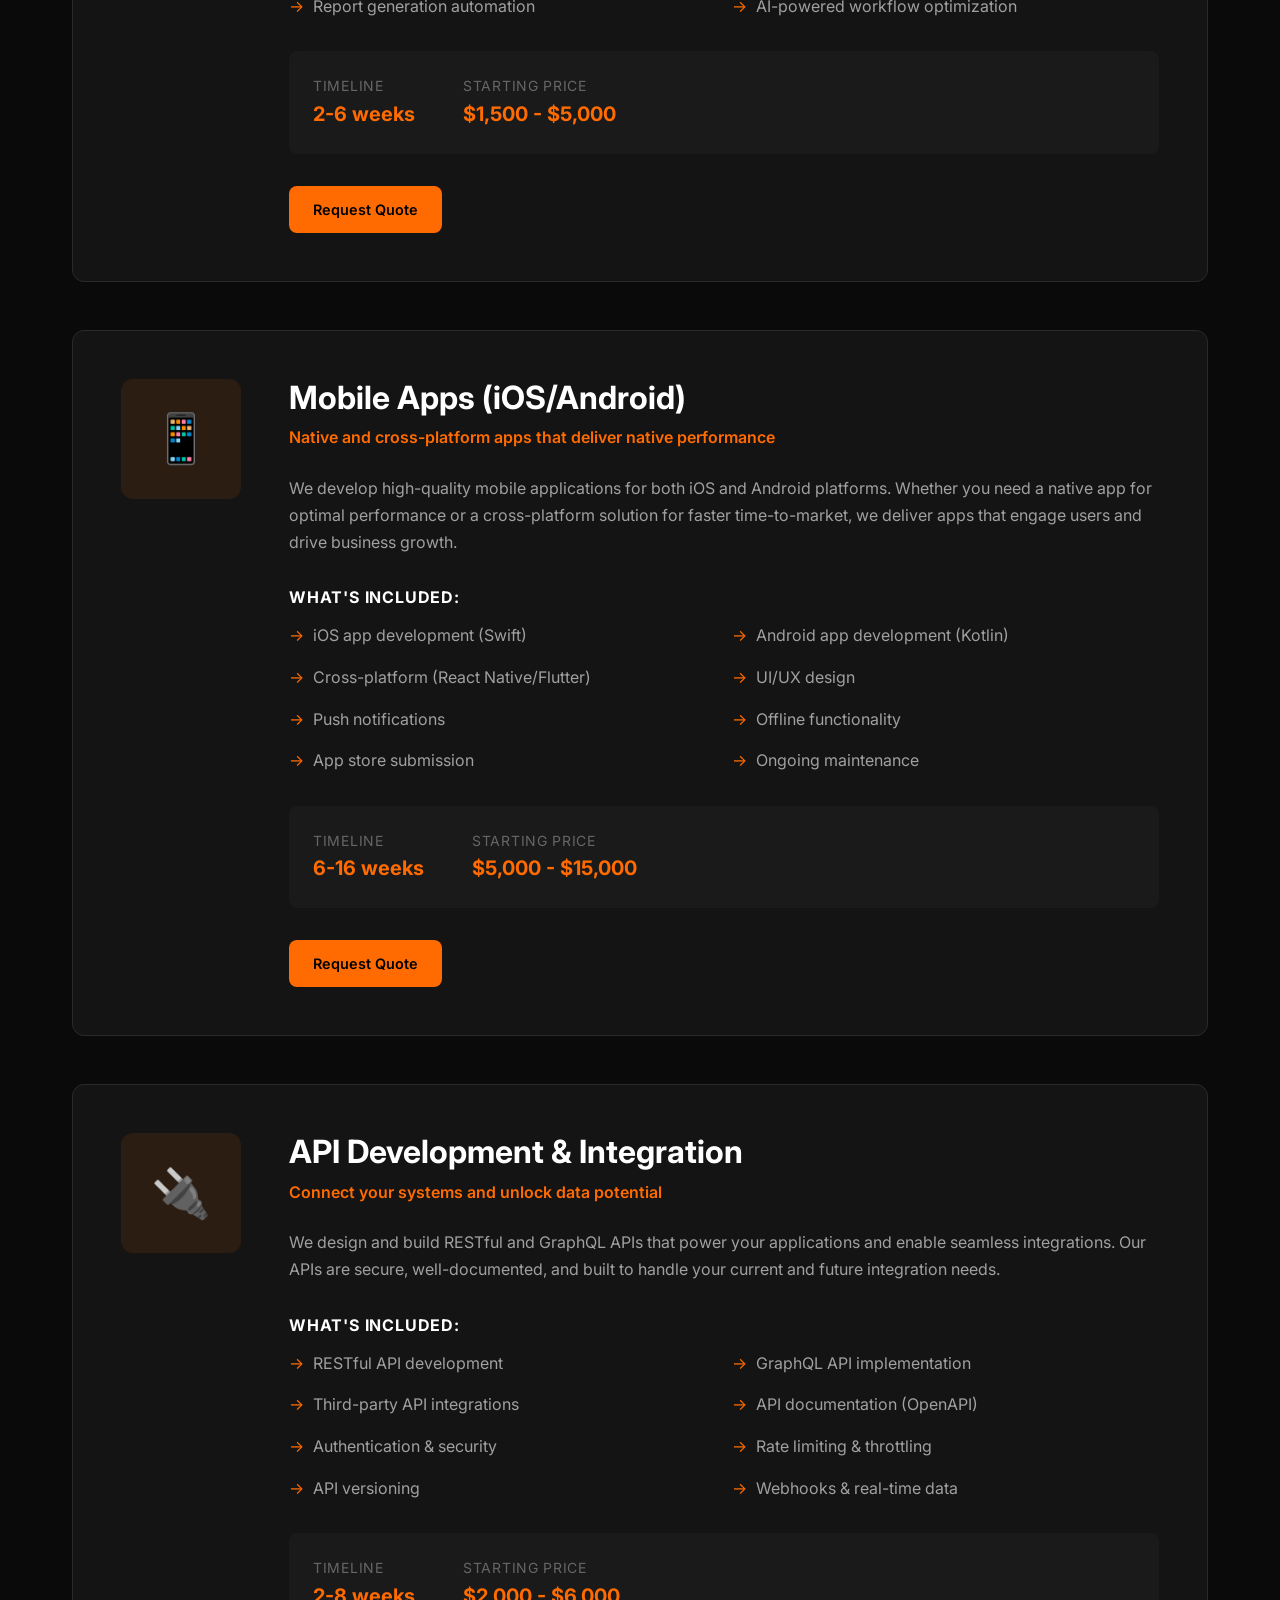
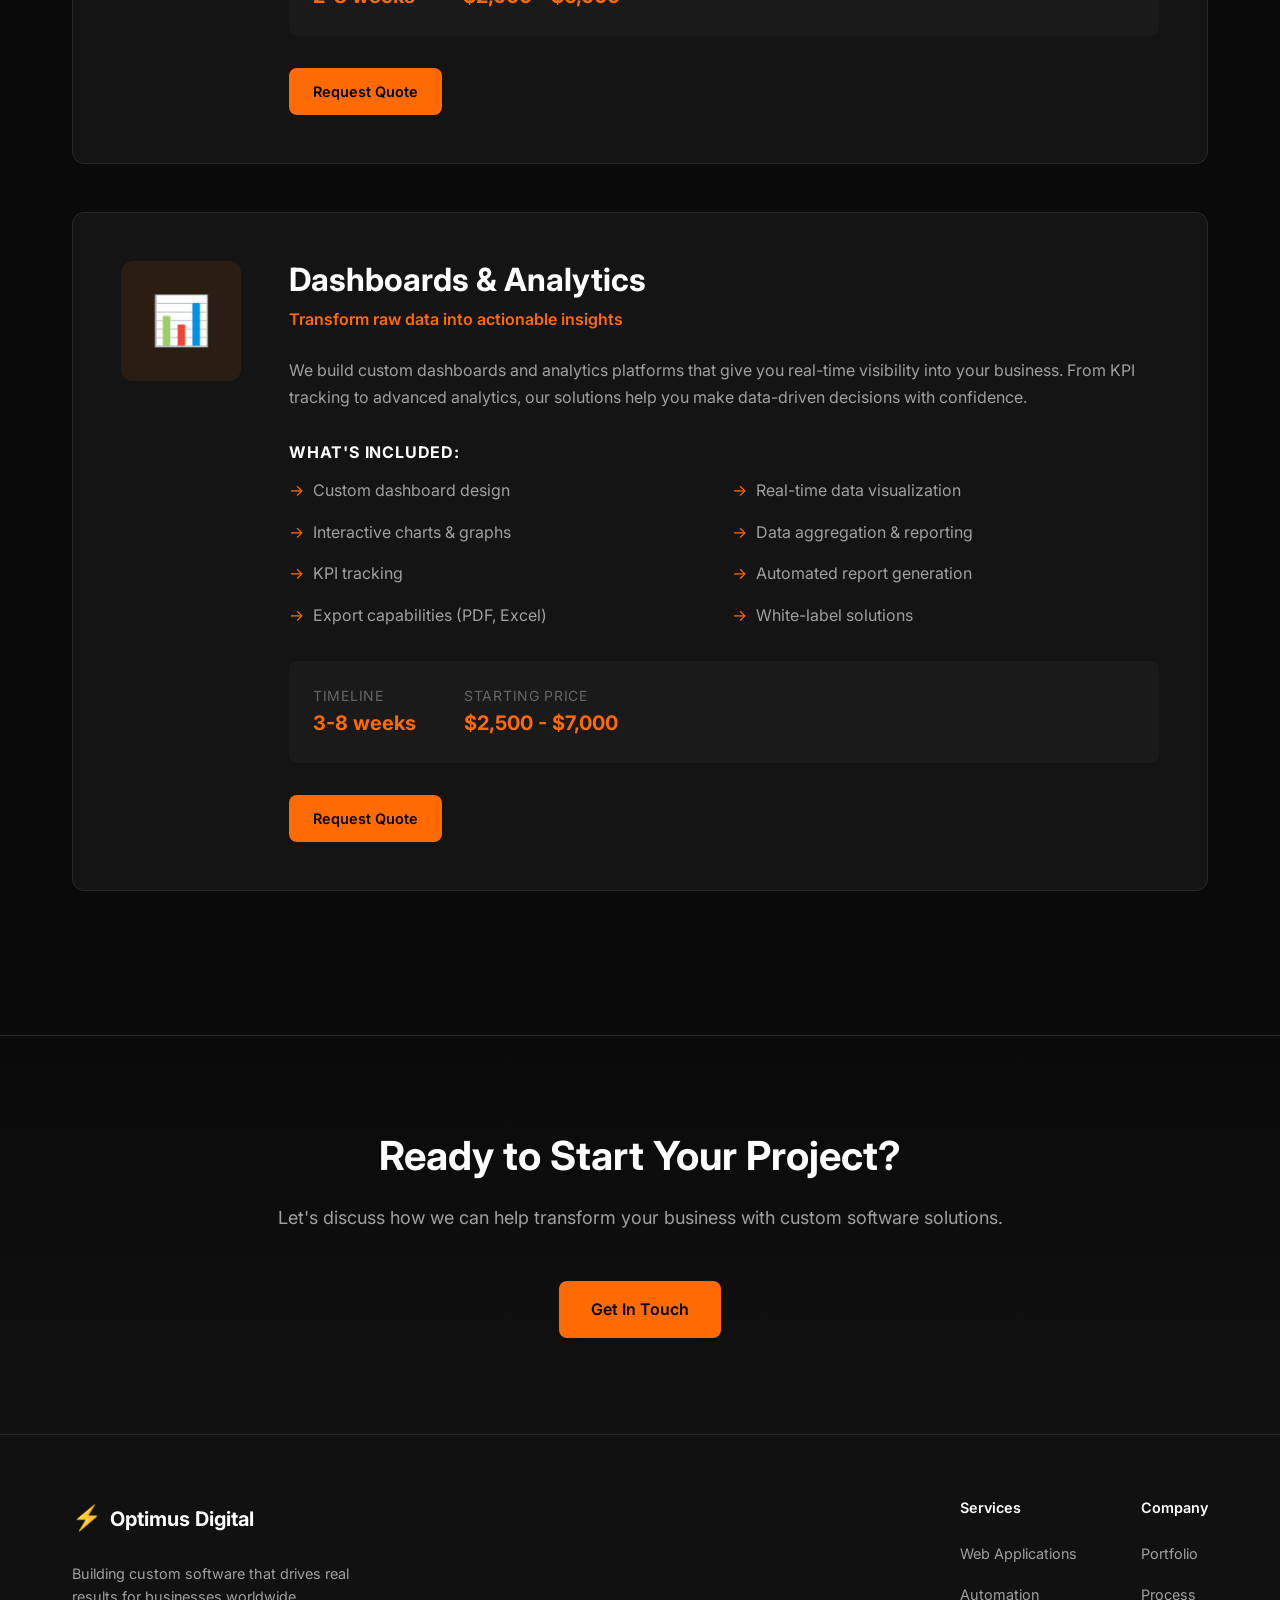
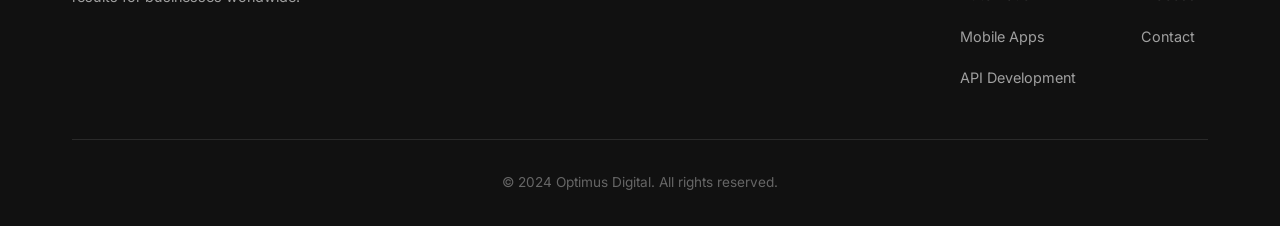
<file: services.html>
<!DOCTYPE html>
<html lang="en">
<head>
    <meta charset="UTF-8">
    <meta name="viewport" content="width=device-width, initial-scale=1.0">
    <title>Services | Optimus Digital</title>
    <link rel="stylesheet" href="styles.css">
    <link rel="preconnect" href="https://fonts.googleapis.com">
    <link rel="preconnect" href="https://fonts.gstatic.com" crossorigin>
    <link href="https://fonts.googleapis.com/css2?family=Inter:wght@400;500;600;700;800&display=swap" rel="stylesheet">
</head>
<body>
    <!-- Navigation -->
    <nav class="navbar">
        <div class="container">
            <a href="index.html" class="logo">
                <span class="logo-icon">⚡</span>
                <span class="logo-text">Optimus Digital</span>
            </a>
            <ul class="nav-links">
                <li><a href="services.html">Services</a></li>
                <li><a href="portfolio.html">Portfolio</a></li>
                <li><a href="index.html#process">How It Works</a></li>
                <li><a href="contact.html" class="btn btn-primary">Get Started</a></li>
            </ul>
            <button class="mobile-menu-btn" aria-label="Toggle menu">
                <span></span>
                <span></span>
                <span></span>
            </button>
        </div>
    </nav>

    <!-- Page Header -->
    <section class="page-header">
        <div class="container">
            <span class="section-tag">What We Offer</span>
            <h1 class="page-title">Our Services</h1>
            <p class="page-subtitle">Comprehensive software solutions tailored to your business needs</p>
        </div>
    </section>

    <!-- Services Detail Section -->
    <section class="services-detail">
        <div class="container">
            
            <!-- Web Application Development -->
            <div class="service-detail-card" id="web-apps">
                <div class="service-detail-icon">🌐</div>
                <div class="service-detail-content">
                    <h2>Web Application Development</h2>
                    <p class="service-tagline">Full-stack solutions that scale with your business</p>
                    <p class="service-description">
                        We build robust, scalable web applications using modern technologies like React, Node.js, and Python. 
                        From MVPs to enterprise-grade solutions, our applications are designed for performance, security, and 
                        exceptional user experience.
                    </p>
                    <div class="service-features">
                        <h3>What's Included:</h3>
                        <ul>
                            <li>Custom web application development</li>
                            <li>Responsive frontend design</li>
                            <li>Secure backend architecture</li>
                            <li>Database design & optimization</li>
                            <li>User authentication & authorization</li>
                            <li>API development & integration</li>
                            <li>Performance optimization</li>
                            <li>Security hardening</li>
                        </ul>
                    </div>
                    <div class="service-meta">
                        <div class="meta-item">
                            <span class="meta-label">Timeline</span>
                            <span class="meta-value">4-12 weeks</span>
                        </div>
                        <div class="meta-item">
                            <span class="meta-label">Starting Price</span>
                            <span class="meta-value">$3,000 - $8,000</span>
                        </div>
                    </div>
                    <a href="contact.html?service=web" class="btn btn-primary">Request Quote</a>
                </div>
            </div>

            <!-- Automation & Workflows -->
            <div class="service-detail-card" id="automation">
                <div class="service-detail-icon">⚙️</div>
                <div class="service-detail-content">
                    <h2>Automation & Workflows</h2>
                    <p class="service-tagline">Eliminate repetitive tasks and multiply your team's productivity</p>
                    <p class="service-description">
                        We design and implement custom automation solutions that streamline your business processes. 
                        From simple task automation to complex workflow orchestration, we help you save time, reduce errors, 
                        and focus on what matters most.
                    </p>
                    <div class="service-features">
                        <h3>What's Included:</h3>
                        <ul>
                            <li>Business process automation</li>
                            <li>Custom webhook integrations</li>
                            <li>Data entry & transfer automation</li>
                            <li>Scheduled task automation</li>
                            <li>Email & notification workflows</li>
                            <li>CRM/ERP integrations</li>
                            <li>Report generation automation</li>
                            <li>AI-powered workflow optimization</li>
                        </ul>
                    </div>
                    <div class="service-meta">
                        <div class="meta-item">
                            <span class="meta-label">Timeline</span>
                            <span class="meta-value">2-6 weeks</span>
                        </div>
                        <div class="meta-item">
                            <span class="meta-label">Starting Price</span>
                            <span class="meta-value">$1,500 - $5,000</span>
                        </div>
                    </div>
                    <a href="contact.html?service=automation" class="btn btn-primary">Request Quote</a>
                </div>
            </div>

            <!-- Mobile Apps -->
            <div class="service-detail-card" id="mobile">
                <div class="service-detail-icon">📱</div>
                <div class="service-detail-content">
                    <h2>Mobile Apps (iOS/Android)</h2>
                    <p class="service-tagline">Native and cross-platform apps that deliver native performance</p>
                    <p class="service-description">
                        We develop high-quality mobile applications for both iOS and Android platforms. Whether you need 
                        a native app for optimal performance or a cross-platform solution for faster time-to-market, 
                        we deliver apps that engage users and drive business growth.
                    </p>
                    <div class="service-features">
                        <h3>What's Included:</h3>
                        <ul>
                            <li>iOS app development (Swift)</li>
                            <li>Android app development (Kotlin)</li>
                            <li>Cross-platform (React Native/Flutter)</li>
                            <li>UI/UX design</li>
                            <li>Push notifications</li>
                            <li>Offline functionality</li>
                            <li>App store submission</li>
                            <li>Ongoing maintenance</li>
                        </ul>
                    </div>
                    <div class="service-meta">
                        <div class="meta-item">
                            <span class="meta-label">Timeline</span>
                            <span class="meta-value">6-16 weeks</span>
                        </div>
                        <div class="meta-item">
                            <span class="meta-label">Starting Price</span>
                            <span class="meta-value">$5,000 - $15,000</span>
                        </div>
                    </div>
                    <a href="contact.html?service=mobile" class="btn btn-primary">Request Quote</a>
                </div>
            </div>

            <!-- API Development -->
            <div class="service-detail-card" id="api">
                <div class="service-detail-icon">🔌</div>
                <div class="service-detail-content">
                    <h2>API Development & Integration</h2>
                    <p class="service-tagline">Connect your systems and unlock data potential</p>
                    <p class="service-description">
                        We design and build RESTful and GraphQL APIs that power your applications and enable seamless 
                        integrations. Our APIs are secure, well-documented, and built to handle your current and 
                        future integration needs.
                    </p>
                    <div class="service-features">
                        <h3>What's Included:</h3>
                        <ul>
                            <li>RESTful API development</li>
                            <li>GraphQL API implementation</li>
                            <li>Third-party API integrations</li>
                            <li>API documentation (OpenAPI)</li>
                            <li>Authentication & security</li>
                            <li>Rate limiting & throttling</li>
                            <li>API versioning</li>
                            <li>Webhooks & real-time data</li>
                        </ul>
                    </div>
                    <div class="service-meta">
                        <div class="meta-item">
                            <span class="meta-label">Timeline</span>
                            <span class="meta-value">2-8 weeks</span>
                        </div>
                        <div class="meta-item">
                            <span class="meta-label">Starting Price</span>
                            <span class="meta-value">$2,000 - $6,000</span>
                        </div>
                    </div>
                    <a href="contact.html?service=api" class="btn btn-primary">Request Quote</a>
                </div>
            </div>

            <!-- Dashboards & Analytics -->
            <div class="service-detail-card" id="dashboards">
                <div class="service-detail-icon">📊</div>
                <div class="service-detail-content">
                    <h2>Dashboards & Analytics</h2>
                    <p class="service-tagline">Transform raw data into actionable insights</p>
                    <p class="service-description">
                        We build custom dashboards and analytics platforms that give you real-time visibility into 
                        your business. From KPI tracking to advanced analytics, our solutions help you make data-driven 
                        decisions with confidence.
                    </p>
                    <div class="service-features">
                        <h3>What's Included:</h3>
                        <ul>
                            <li>Custom dashboard design</li>
                            <li>Real-time data visualization</li>
                            <li>Interactive charts & graphs</li>
                            <li>Data aggregation & reporting</li>
                            <li>KPI tracking</li>
                            <li>Automated report generation</li>
                            <li>Export capabilities (PDF, Excel)</li>
                            <li>White-label solutions</li>
                        </ul>
                    </div>
                    <div class="service-meta">
                        <div class="meta-item">
                            <span class="meta-label">Timeline</span>
                            <span class="meta-value">3-8 weeks</span>
                        </div>
                        <div class="meta-item">
                            <span class="meta-label">Starting Price</span>
                            <span class="meta-value">$2,500 - $7,000</span>
                        </div>
                    </div>
                    <a href="contact.html?service=dashboard" class="btn btn-primary">Request Quote</a>
                </div>
            </div>

        </div>
    </section>

    <!-- CTA Section -->
    <section class="cta-section">
        <div class="container">
            <div class="cta-content">
                <h2>Ready to Start Your Project?</h2>
                <p>Let's discuss how we can help transform your business with custom software solutions.</p>
                <a href="contact.html" class="btn btn-primary btn-lg">Get In Touch</a>
            </div>
        </div>
    </section>

    <!-- Footer -->
    <footer class="footer">
        <div class="container">
            <div class="footer-content">
                <div class="footer-brand">
                    <a href="index.html" class="logo">
                        <span class="logo-icon">⚡</span>
                        <span class="logo-text">Optimus Digital</span>
                    </a>
                    <p>Building custom software that drives real results for businesses worldwide.</p>
                </div>
                <div class="footer-links">
                    <div class="footer-column">
                        <h4>Services</h4>
                        <ul>
                            <li><a href="services.html#web-apps">Web Applications</a></li>
                            <li><a href="services.html#automation">Automation</a></li>
                            <li><a href="services.html#mobile">Mobile Apps</a></li>
                            <li><a href="services.html#api">API Development</a></li>
                        </ul>
                    </div>
                    <div class="footer-column">
                        <h4>Company</h4>
                        <ul>
                            <li><a href="portfolio.html">Portfolio</a></li>
                            <li><a href="index.html#process">Process</a></li>
                            <li><a href="contact.html">Contact</a></li>
                        </ul>
                    </div>
                </div>
            </div>
            <div class="footer-bottom">
                <p>&copy; 2024 Optimus Digital. All rights reserved.</p>
            </div>
        </div>
    </footer>

    <script src="script.js"></script>
</body>
</html>
</file>
<file: styles.css>
/* ========================================
   Optimus Digital - Design System
   Dark Theme with Orange Accent (#FF6B00)
   ======================================== */

/* CSS Variables - Design Tokens */
:root {
    /* Colors */
    --bg-primary: #0a0a0a;
    --bg-secondary: #111111;
    --bg-tertiary: #1a1a1a;
    --bg-card: #141414;
    --bg-card-hover: #1c1c1c;
    
    --text-primary: #ffffff;
    --text-secondary: #a0a0a0;
    --text-muted: #666666;
    
    --accent: #FF6B00;
    --accent-hover: #ff8533;
    --accent-subtle: rgba(255, 107, 0, 0.1);
    --accent-border: rgba(255, 107, 0, 0.3);
    
    --border-color: #2a2a2a;
    --border-light: #333333;
    
    --success: #10b981;
    --error: #ef4444;
    
    /* Typography */
    --font-primary: 'Inter', -apple-system, BlinkMacSystemFont, 'Segoe UI', sans-serif;
    
    /* Spacing */
    --space-xs: 0.5rem;
    --space-sm: 1rem;
    --space-md: 1.5rem;
    --space-lg: 2rem;
    --space-xl: 3rem;
    --space-2xl: 4rem;
    --space-3xl: 6rem;
    
    /* Transitions */
    --transition-fast: 150ms ease;
    --transition-base: 250ms ease;
    --transition-slow: 400ms ease;
    
    /* Border Radius */
    --radius-sm: 4px;
    --radius-md: 8px;
    --radius-lg: 12px;
    --radius-xl: 16px;
    --radius-full: 9999px;
}

/* Reset & Base */
*, *::before, *::after {
    box-sizing: border-box;
    margin: 0;
    padding: 0;
}

html {
    scroll-behavior: smooth;
    font-size: 16px;
}

body {
    font-family: var(--font-primary);
    background-color: var(--bg-primary);
    color: var(--text-primary);
    line-height: 1.6;
    -webkit-font-smoothing: antialiased;
    -moz-osx-font-smoothing: grayscale;
}

a {
    color: inherit;
    text-decoration: none;
}

ul {
    list-style: none;
}

img {
    max-width: 100%;
    height: auto;
}

/* Container */
.container {
    max-width: 1200px;
    margin: 0 auto;
    padding: 0 var(--space-lg);
}

/* Typography */
h1, h2, h3, h4, h5, h6 {
    font-weight: 700;
    line-height: 1.2;
}

/* ========================================
   Navigation
   ======================================== */
.navbar {
    position: fixed;
    top: 0;
    left: 0;
    right: 0;
    z-index: 1000;
    background: rgba(10, 10, 10, 0.9);
    backdrop-filter: blur(20px);
    border-bottom: 1px solid var(--border-color);
    padding: var(--space-sm) 0;
}

.navbar .container {
    display: flex;
    align-items: center;
    justify-content: space-between;
}

.logo {
    display: flex;
    align-items: center;
    gap: var(--space-xs);
    font-weight: 700;
    font-size: 1.25rem;
}

.logo-icon {
    color: var(--accent);
    font-size: 1.5rem;
}

.nav-links {
    display: flex;
    align-items: center;
    gap: var(--space-lg);
}

.nav-links a {
    font-size: 0.9rem;
    font-weight: 500;
    color: var(--text-secondary);
    transition: color var(--transition-fast);
}

.nav-links a:hover {
    color: var(--text-primary);
}

.nav-links .btn {
    margin-left: var(--space-sm);
}

.mobile-menu-btn {
    display: none;
    flex-direction: column;
    gap: 5px;
    background: none;
    border: none;
    cursor: pointer;
    padding: var(--space-xs);
}

.mobile-menu-btn span {
    width: 24px;
    height: 2px;
    background: var(--text-primary);
    transition: var(--transition-fast);
}

/* ========================================
   Buttons
   ======================================== */
.btn {
    display: inline-flex;
    align-items: center;
    justify-content: center;
    gap: var(--space-xs);
    padding: 0.75rem 1.5rem;
    font-size: 0.9rem;
    font-weight: 600;
    border-radius: var(--radius-md);
    border: none;
    cursor: pointer;
    transition: all var(--transition-base);
    text-decoration: none;
}

.btn-primary {
    background: var(--accent);
    color: #000;
}

.btn-primary:hover {
    background: var(--accent-hover);
    transform: translateY(-2px);
    box-shadow: 0 8px 30px rgba(255, 107, 0, 0.3);
}

.btn-outline {
    background: transparent;
    color: var(--text-primary);
    border: 1px solid var(--border-light);
}

.btn-outline:hover {
    border-color: var(--accent);
    color: var(--accent);
}

.btn-lg {
    padding: 1rem 2rem;
    font-size: 1rem;
}

.btn-block {
    width: 100%;
}

.btn .btn-loading {
    display: none;
}

.btn.loading .btn-text {
    display: none;
}

.btn.loading .btn-loading {
    display: inline;
}

/* ========================================
   Hero Section
   ======================================== */
.hero {
    position: relative;
    min-height: 100vh;
    display: flex;
    align-items: center;
    padding-top: 80px;
    overflow: hidden;
}

.hero-bg {
    position: absolute;
    top: 0;
    left: 0;
    right: 0;
    bottom: 0;
    background: 
        radial-gradient(ellipse 80% 50% at 50% -20%, rgba(255, 107, 0, 0.15), transparent),
        radial-gradient(ellipse 60% 40% at 80% 60%, rgba(255, 107, 0, 0.08), transparent),
        linear-gradient(180deg, var(--bg-primary) 0%, var(--bg-secondary) 100%);
    z-index: -1;
}

.hero-content {
    max-width: 800px;
}

.hero-title {
    font-size: clamp(2.5rem, 5vw, 4rem);
    font-weight: 800;
    margin-bottom: var(--space-md);
    letter-spacing: -0.02em;
}

.hero-title .accent {
    color: var(--accent);
}

.hero-subtitle {
    font-size: 1.125rem;
    color: var(--text-secondary);
    margin-bottom: var(--space-lg);
    max-width: 600px;
}

.hero-cta {
    display: flex;
    gap: var(--space-sm);
    margin-bottom: var(--space-2xl);
    flex-wrap: wrap;
}

.hero-stats {
    display: flex;
    gap: var(--space-xl);
    padding-top: var(--space-lg);
    border-top: 1px solid var(--border-color);
}

.stat {
    display: flex;
    flex-direction: column;
}

.stat-number {
    font-size: 2rem;
    font-weight: 800;
    color: var(--accent);
}

.stat-label {
    font-size: 0.85rem;
    color: var(--text-muted);
}

/* ========================================
   Sections Common
   ======================================== */
section {
    padding: var(--space-3xl) 0;
}

.section-header {
    text-align: center;
    margin-bottom: var(--space-2xl);
}

.section-tag {
    display: inline-block;
    font-size: 0.8rem;
    font-weight: 600;
    text-transform: uppercase;
    letter-spacing: 0.1em;
    color: var(--accent);
    margin-bottom: var(--space-sm);
}

.section-title {
    font-size: clamp(2rem, 4vw, 3rem);
    margin-bottom: var(--space-sm);
}

.section-subtitle {
    font-size: 1.1rem;
    color: var(--text-secondary);
    max-width: 600px;
    margin: 0 auto;
}

/* ========================================
   Services Section
   ======================================== */
.services {
    background: var(--bg-secondary);
}

.services-grid {
    display: grid;
    grid-template-columns: repeat(auto-fit, minmax(280px, 1fr));
    gap: var(--space-md);
}

.service-card {
    background: var(--bg-card);
    border: 1px solid var(--border-color);
    border-radius: var(--radius-lg);
    padding: var(--space-lg);
    transition: all var(--transition-base);
}

.service-card:hover {
    background: var(--bg-card-hover);
    border-color: var(--accent-border);
    transform: translateY(-4px);
}

.service-icon {
    font-size: 2.5rem;
    margin-bottom: var(--space-md);
}

.service-card h3 {
    font-size: 1.25rem;
    margin-bottom: var(--space-sm);
}

.service-card p {
    color: var(--text-secondary);
    font-size: 0.95rem;
}

/* ========================================
   Portfolio Section
   ======================================== */
.portfolio {
    background: var(--bg-primary);
}

.portfolio-grid {
    display: grid;
    grid-template-columns: repeat(auto-fit, minmax(350px, 1fr));
    gap: var(--space-lg);
}

.portfolio-card {
    background: var(--bg-card);
    border: 1px solid var(--border-color);
    border-radius: var(--radius-lg);
    overflow: hidden;
    transition: all var(--transition-base);
}

.portfolio-card:hover {
    border-color: var(--accent-border);
    transform: translateY(-4px);
    box-shadow: 0 20px 60px rgba(0, 0, 0, 0.4);
}

.portfolio-image {
    aspect-ratio: 16/10;
    background: var(--bg-tertiary);
    display: flex;
    align-items: center;
    justify-content: center;
}

.portfolio-placeholder {
    display: flex;
    flex-direction: column;
    align-items: center;
    gap: var(--space-sm);
    color: var(--text-muted);
}

.portfolio-placeholder.tgr {
    background: linear-gradient(135deg, #1a1a2e 0%, #16213e 100%);
}

.placeholder-icon {
    font-size: 3rem;
}

.placeholder-text {
    font-size: 1rem;
    font-weight: 500;
}

.portfolio-content {
    padding: var(--space-lg);
}

.portfolio-content h3 {
    font-size: 1.25rem;
    margin-bottom: var(--space-sm);
}

.portfolio-content p {
    color: var(--text-secondary);
    font-size: 0.9rem;
    margin-bottom: var(--space-md);
}

.portfolio-tags {
    display: flex;
    gap: var(--space-xs);
    flex-wrap: wrap;
}

.tag {
    font-size: 0.75rem;
    font-weight: 500;
    padding: 0.25rem 0.75rem;
    background: var(--accent-subtle);
    color: var(--accent);
    border-radius: var(--radius-full);
}

/* ========================================
   Process Section
   ======================================== */
.process {
    background: var(--bg-secondary);
}

.process-steps {
    display: flex;
    align-items: flex-start;
    justify-content: center;
    gap: var(--space-md);
    flex-wrap: wrap;
}

.process-step {
    flex: 1;
    min-width: 200px;
    max-width: 260px;
    text-align: center;
    position: relative;
}

.step-number {
    position: absolute;
    top: -10px;
    right: 20px;
    font-size: 4rem;
    font-weight: 800;
    color: var(--accent);
    opacity: 0.1;
}

.step-icon {
    font-size: 3rem;
    margin-bottom: var(--space-md);
}

.process-step h3 {
    font-size: 1.25rem;
    margin-bottom: var(--space-sm);
}

.process-step p {
    color: var(--text-secondary);
    font-size: 0.9rem;
}

.process-connector {
    width: 60px;
    height: 2px;
    background: var(--border-color);
    margin-top: 60px;
    flex-shrink: 0;
}

/* ========================================
   Contact Section
   ======================================== */
.contact {
    background: var(--bg-primary);
}

.contact-wrapper {
    display: grid;
    grid-template-columns: 1fr 1fr;
    gap: var(--space-2xl);
    align-items: start;
}

.contact-info .section-title {
    text-align: left;
}

.contact-info > p {
    color: var(--text-secondary);
    margin-bottom: var(--space-lg);
}

.contact-details {
    display: flex;
    flex-direction: column;
    gap: var(--space-md);
}

.contact-item {
    display: flex;
    align-items: center;
    gap: var(--space-sm);
    color: var(--text-secondary);
}

.contact-icon {
    font-size: 1.25rem;
}

.contact-form-wrapper {
    background: var(--bg-card);
    border: 1px solid var(--border-color);
    border-radius: var(--radius-lg);
    padding: var(--space-lg);
}

.contact-form {
    display: flex;
    flex-direction: column;
    gap: var(--space-md);
}

.form-group {
    display: flex;
    flex-direction: column;
    gap: var(--space-xs);
}

.form-group label {
    font-size: 0.9rem;
    font-weight: 500;
    color: var(--text-secondary);
}

.form-group input,
.form-group select,
.form-group textarea {
    padding: 0.875rem 1rem;
    font-size: 1rem;
    font-family: inherit;
    background: var(--bg-tertiary);
    border: 1px solid var(--border-color);
    border-radius: var(--radius-md);
    color: var(--text-primary);
    transition: border-color var(--transition-fast);
}

.form-group input:focus,
.form-group select:focus,
.form-group textarea:focus {
    outline: none;
    border-color: var(--accent);
}

.form-group input::placeholder,
.form-group textarea::placeholder {
    color: var(--text-muted);
}

.form-group select {
    cursor: pointer;
    appearance: none;
    background-image: url("data:image/svg+xml,%3Csvg xmlns='http://www.w3.org/2000/svg' width='24' height='24' viewBox='0 0 24 24' fill='none' stroke='%23666666' stroke-width='2' stroke-linecap='round' stroke-linejoin='round'%3E%3Cpolyline points='6 9 12 15 18 9'%3E%3C/polyline%3E%3C/svg%3E");
    background-repeat: no-repeat;
    background-position: right 1rem center;
    background-size: 1rem;
}

.form-group select option {
    background: var(--bg-tertiary);
    color: var(--text-primary);
}

.form-success {
    display: none;
    align-items: center;
    gap: var(--space-sm);
    padding: var(--space-md);
    background: rgba(16, 185, 129, 0.1);
    border: 1px solid var(--success);
    border-radius: var(--radius-md);
    color: var(--success);
    font-weight: 500;
}

.form-success.show {
    display: flex;
}

.success-icon {
    font-size: 1.25rem;
}

/* ========================================
   Footer
   ======================================== */
.footer {
    background: var(--bg-secondary);
    border-top: 1px solid var(--border-color);
    padding: var(--space-2xl) 0 var(--space-lg);
}

.footer-content {
    display: flex;
    justify-content: space-between;
    gap: var(--space-2xl);
    margin-bottom: var(--space-xl);
    flex-wrap: wrap;
}

.footer-brand {
    max-width: 300px;
}

.footer-brand .logo {
    margin-bottom: var(--space-md);
}

.footer-brand p {
    color: var(--text-secondary);
    font-size: 0.9rem;
}

.footer-links {
    display: flex;
    gap: var(--space-2xl);
}

.footer-column h4 {
    font-size: 0.9rem;
    font-weight: 600;
    margin-bottom: var(--space-md);
    color: var(--text-primary);
}

.footer-column ul {
    display: flex;
    flex-direction: column;
    gap: var(--space-sm);
}

.footer-column a {
    color: var(--text-secondary);
    font-size: 0.9rem;
    transition: color var(--transition-fast);
}

.footer-column a:hover {
    color: var(--accent);
}

.footer-bottom {
    padding-top: var(--space-lg);
    border-top: 1px solid var(--border-color);
    text-align: center;
}

.footer-bottom p {
    color: var(--text-muted);
    font-size: 0.85rem;
}

/* ========================================
   Responsive Design
   ======================================== */
@media (max-width: 968px) {
    .contact-wrapper {
        grid-template-columns: 1fr;
    }
    
    .process-steps {
        flex-direction: column;
        align-items: center;
    }
    
    .process-connector {
        width: 2px;
        height: 40px;
        margin: 0;
    }
}

@media (max-width: 768px) {
    .nav-links {
        display: none;
    }
    
    .mobile-menu-btn {
        display: flex;
    }
    
    .hero-stats {
        flex-direction: column;
        gap: var(--space-md);
    }
    
    .hero-cta {
        flex-direction: column;
    }
    
    .hero-cta .btn {
        width: 100%;
    }
    
    .portfolio-grid {
        grid-template-columns: 1fr;
    }
    
    .footer-content {
        flex-direction: column;
    }
    
    .footer-links {
        flex-direction: column;
        gap: var(--space-lg);
    }
}

@media (max-width: 480px) {
    section {
        padding: var(--space-2xl) 0;
    }
    
    .container {
        padding: 0 var(--space-md);
    }
    
    .service-card,
    .portfolio-card {
        padding: var(--space-md);
    }
}

/* ========================================
   Page Header (Services, Portfolio, Contact)
   ======================================== */
.page-header {
    padding: var(--space-3xl) 0 var(--space-2xl);
    text-align: center;
    background: linear-gradient(180deg, var(--bg-secondary) 0%, var(--bg-primary) 100%);
    border-bottom: 1px solid var(--border-color);
}

.page-title {
    font-size: 3.5rem;
    font-weight: 800;
    margin-bottom: var(--space-md);
    background: linear-gradient(135deg, var(--text-primary) 0%, var(--accent) 100%);
    -webkit-background-clip: text;
    -webkit-text-fill-color: transparent;
    background-clip: text;
}

.page-subtitle {
    font-size: 1.25rem;
    color: var(--text-secondary);
    max-width: 600px;
    margin: 0 auto;
}

/* ========================================
   Service Detail Cards
   ======================================== */
.services-detail {
    padding: var(--space-2xl) 0 var(--space-3xl);
}

.service-detail-card {
    display: grid;
    grid-template-columns: 120px 1fr;
    gap: var(--space-xl);
    padding: var(--space-xl);
    background: var(--bg-card);
    border: 1px solid var(--border-color);
    border-radius: var(--radius-lg);
    margin-bottom: var(--space-xl);
    transition: var(--transition-base);
}

.service-detail-card:hover {
    border-color: var(--accent-border);
    transform: translateY(-2px);
}

.service-detail-icon {
    width: 120px;
    height: 120px;
    display: flex;
    align-items: center;
    justify-content: center;
    font-size: 3rem;
    background: var(--accent-subtle);
    border-radius: var(--radius-lg);
}

.service-detail-content h2 {
    font-size: 2rem;
    margin-bottom: var(--space-xs);
}

.service-tagline {
    color: var(--accent);
    font-weight: 600;
    margin-bottom: var(--space-md);
}

.service-description {
    color: var(--text-secondary);
    margin-bottom: var(--space-lg);
    line-height: 1.7;
}

.service-features h3 {
    font-size: 1rem;
    color: var(--text-primary);
    margin-bottom: var(--space-sm);
    text-transform: uppercase;
    letter-spacing: 0.05em;
}

.service-features ul {
    display: grid;
    grid-template-columns: repeat(2, 1fr);
    gap: var(--space-sm);
    margin-bottom: var(--space-lg);
}

.service-features li {
    color: var(--text-secondary);
    padding-left: var(--space-md);
    position: relative;
}

.service-features li::before {
    content: "→";
    position: absolute;
    left: 0;
    color: var(--accent);
}

.service-meta {
    display: flex;
    gap: var(--space-xl);
    margin-bottom: var(--space-lg);
    padding: var(--space-md);
    background: var(--bg-tertiary);
    border-radius: var(--radius-md);
}

.meta-item {
    display: flex;
    flex-direction: column;
}

.meta-label {
    font-size: 0.875rem;
    color: var(--text-muted);
    text-transform: uppercase;
    letter-spacing: 0.05em;
}

.meta-value {
    font-size: 1.25rem;
    font-weight: 700;
    color: var(--accent);
}

/* ========================================
   Portfolio Grid
   ======================================== */
.portfolio-section {
    padding: var(--space-2xl) 0 var(--space-3xl);
}

.portfolio-grid {
    display: grid;
    grid-template-columns: repeat(auto-fill, minmax(500px, 1fr));
    gap: var(--space-xl);
}

.portfolio-card {
    background: var(--bg-card);
    border: 1px solid var(--border-color);
    border-radius: var(--radius-lg);
    overflow: hidden;
    transition: var(--transition-base);
}

.portfolio-card:hover {
    border-color: var(--accent-border);
    transform: translateY(-4px);
}

.portfolio-image {
    height: 200px;
    background: var(--bg-tertiary);
    display: flex;
    align-items: center;
    justify-content: center;
}

.portfolio-placeholder {
    display: flex;
    flex-direction: column;
    align-items: center;
    gap: var(--space-sm);
    color: var(--text-muted);
}

.placeholder-icon {
    font-size: 3rem;
}

.portfolio-content {
    padding: var(--space-lg);
}

.portfolio-tags {
    display: flex;
    gap: var(--space-sm);
    margin-bottom: var(--space-md);
}

.portfolio-tag {
    padding: var(--space-xs) var(--space-sm);
    background: var(--accent-subtle);
    color: var(--accent);
    font-size: 0.75rem;
    font-weight: 600;
    border-radius: var(--radius-full);
    text-transform: uppercase;
    letter-spacing: 0.05em;
}

.portfolio-card h3 {
    font-size: 1.5rem;
    margin-bottom: var(--space-sm);
}

.portfolio-description {
    color: var(--text-secondary);
    margin-bottom: var(--space-md);
    line-height: 1.6;
}

.portfolio-features {
    margin-bottom: var(--space-lg);
}

.portfolio-features li {
    color: var(--text-muted);
    padding: var(--space-xs) 0;
    padding-left: var(--space-md);
    position: relative;
}

.portfolio-features li::before {
    content: "✓";
    position: absolute;
    left: 0;
    color: var(--success);
    font-size: 0.75rem;
}

.portfolio-meta {
    display: flex;
    gap: var(--space-lg);
    padding-top: var(--space-md);
    border-top: 1px solid var(--border-color);
}

/* ========================================
   Contact Page
   ======================================== */
.contact-page {
    padding: var(--space-2xl) 0 var(--space-3xl);
}

.contact-page .contact-wrapper {
    display: grid;
    grid-template-columns: 1fr 1.5fr;
    gap: var(--space-2xl);
    align-items: start;
}

.contact-page .contact-info {
    padding: var(--space-xl);
    background: var(--bg-card);
    border: 1px solid var(--border-color);
    border-radius: var(--radius-lg);
}

.contact-page .contact-info h2 {
    font-size: 2rem;
    margin-bottom: var(--space-md);
}

.contact-page .contact-info > p {
    color: var(--text-secondary);
    margin-bottom: var(--space-xl);
}

.contact-page .contact-details {
    margin-bottom: var(--space-xl);
}

.contact-page .contact-item {
    display: flex;
    align-items: center;
    gap: var(--space-md);
    padding: var(--space-md) 0;
    border-bottom: 1px solid var(--border-color);
}

.contact-page .contact-item:last-child {
    border-bottom: none;
}

.contact-page .contact-icon {
    font-size: 1.5rem;
}

.contact-page .contact-item strong {
    display: block;
    font-size: 0.875rem;
    color: var(--text-muted);
    text-transform: uppercase;
    letter-spacing: 0.05em;
}

.contact-benefits h3 {
    font-size: 1rem;
    margin-bottom: var(--space-md);
}

.contact-benefits ul li {
    padding: var(--space-xs) 0;
    color: var(--text-secondary);
}

/* Inquiry Form */
.inquiry-form {
    padding: var(--space-xl);
    background: var(--bg-card);
    border: 1px solid var(--border-color);
    border-radius: var(--radius-lg);
}

.form-row {
    display: grid;
    grid-template-columns: 1fr 1fr;
    gap: var(--space-md);
}

.inquiry-form .form-group {
    margin-bottom: var(--space-md);
}

.inquiry-form label {
    display: block;
    font-size: 0.875rem;
    font-weight: 600;
    color: var(--text-primary);
    margin-bottom: var(--space-xs);
}

.inquiry-form input,
.inquiry-form select,
.inquiry-form textarea {
    width: 100%;
    padding: var(--space-sm) var(--space-md);
    background: var(--bg-tertiary);
    border: 1px solid var(--border-color);
    border-radius: var(--radius-md);
    color: var(--text-primary);
    font-family: var(--font-primary);
    font-size: 1rem;
    transition: var(--transition-fast);
}

.inquiry-form input:focus,
.inquiry-form select:focus,
.inquiry-form textarea:focus {
    outline: none;
    border-color: var(--accent);
    box-shadow: 0 0 0 3px var(--accent-subtle);
}

.inquiry-form textarea {
    resize: vertical;
    min-height: 120px;
}

.inquiry-form select {
    cursor: pointer;
    appearance: none;
    background-image: url("data:image/svg+xml,%3Csvg xmlns='http://www.w3.org/2000/svg' width='24' height='24' viewBox='0 0 24 24' fill='none' stroke='%23a0a0a0' stroke-width='2'%3E%3Cpolyline points='6,9 12,15 18,9'%3E%3C/polyline%3E%3C/svg%3E");
    background-repeat: no-repeat;
    background-position: right var(--space-sm) center;
    background-size: 1.25rem;
    padding-right: var(--space-2xl);
}

.checkbox-group {
    display: flex;
    align-items: center;
    gap: var(--space-sm);
}

.checkbox-group input[type="checkbox"] {
    width: auto;
    accent-color: var(--accent);
}

.checkbox-group label {
    margin-bottom: 0;
    font-weight: 400;
    color: var(--text-secondary);
    cursor: pointer;
}

/* Form States */
.form-success,
.form-error {
    display: none;
    align-items: center;
    gap: var(--space-md);
    padding: var(--space-md);
    border-radius: var(--radius-md);
    margin-top: var(--space-md);
}

.form-success {
    background: rgba(16, 185, 129, 0.1);
    border: 1px solid var(--success);
    color: var(--success);
}

.form-error {
    background: rgba(239, 68, 68, 0.1);
    border: 1px solid var(--error);
    color: var(--error);
}

.success-icon,
.error-icon {
    font-size: 1.5rem;
}

.success-text {
    display: flex;
    flex-direction: column;
}

.success-text strong {
    display: block;
    margin-bottom: var(--space-xs);
}

/* ========================================
   CTA Section
   ======================================== */
.cta-section {
    padding: var(--space-3xl) 0;
    background: linear-gradient(180deg, var(--bg-primary) 0%, var(--bg-secondary) 100%);
    border-top: 1px solid var(--border-color);
    text-align: center;
}

.cta-content h2 {
    font-size: 2.5rem;
    margin-bottom: var(--space-md);
}

.cta-content p {
    color: var(--text-secondary);
    margin-bottom: var(--space-xl);
    font-size: 1.125rem;
}

/* ========================================
   Responsive
   ======================================== */
@media (max-width: 1024px) {
    .portfolio-grid {
        grid-template-columns: 1fr;
    }
    
    .contact-page .contact-wrapper {
        grid-template-columns: 1fr;
    }
}

@media (max-width: 768px) {
    .page-title {
        font-size: 2.5rem;
    }
    
    .service-detail-card {
        grid-template-columns: 1fr;
    }
    
    .service-detail-icon {
        width: 80px;
        height: 80px;
        font-size: 2rem;
    }
    
    .service-features ul {
        grid-template-columns: 1fr;
    }
    
    .service-meta {
        flex-direction: column;
        gap: var(--space-md);
    }
    
    .form-row {
        grid-template-columns: 1fr;
    }
}
</file>
